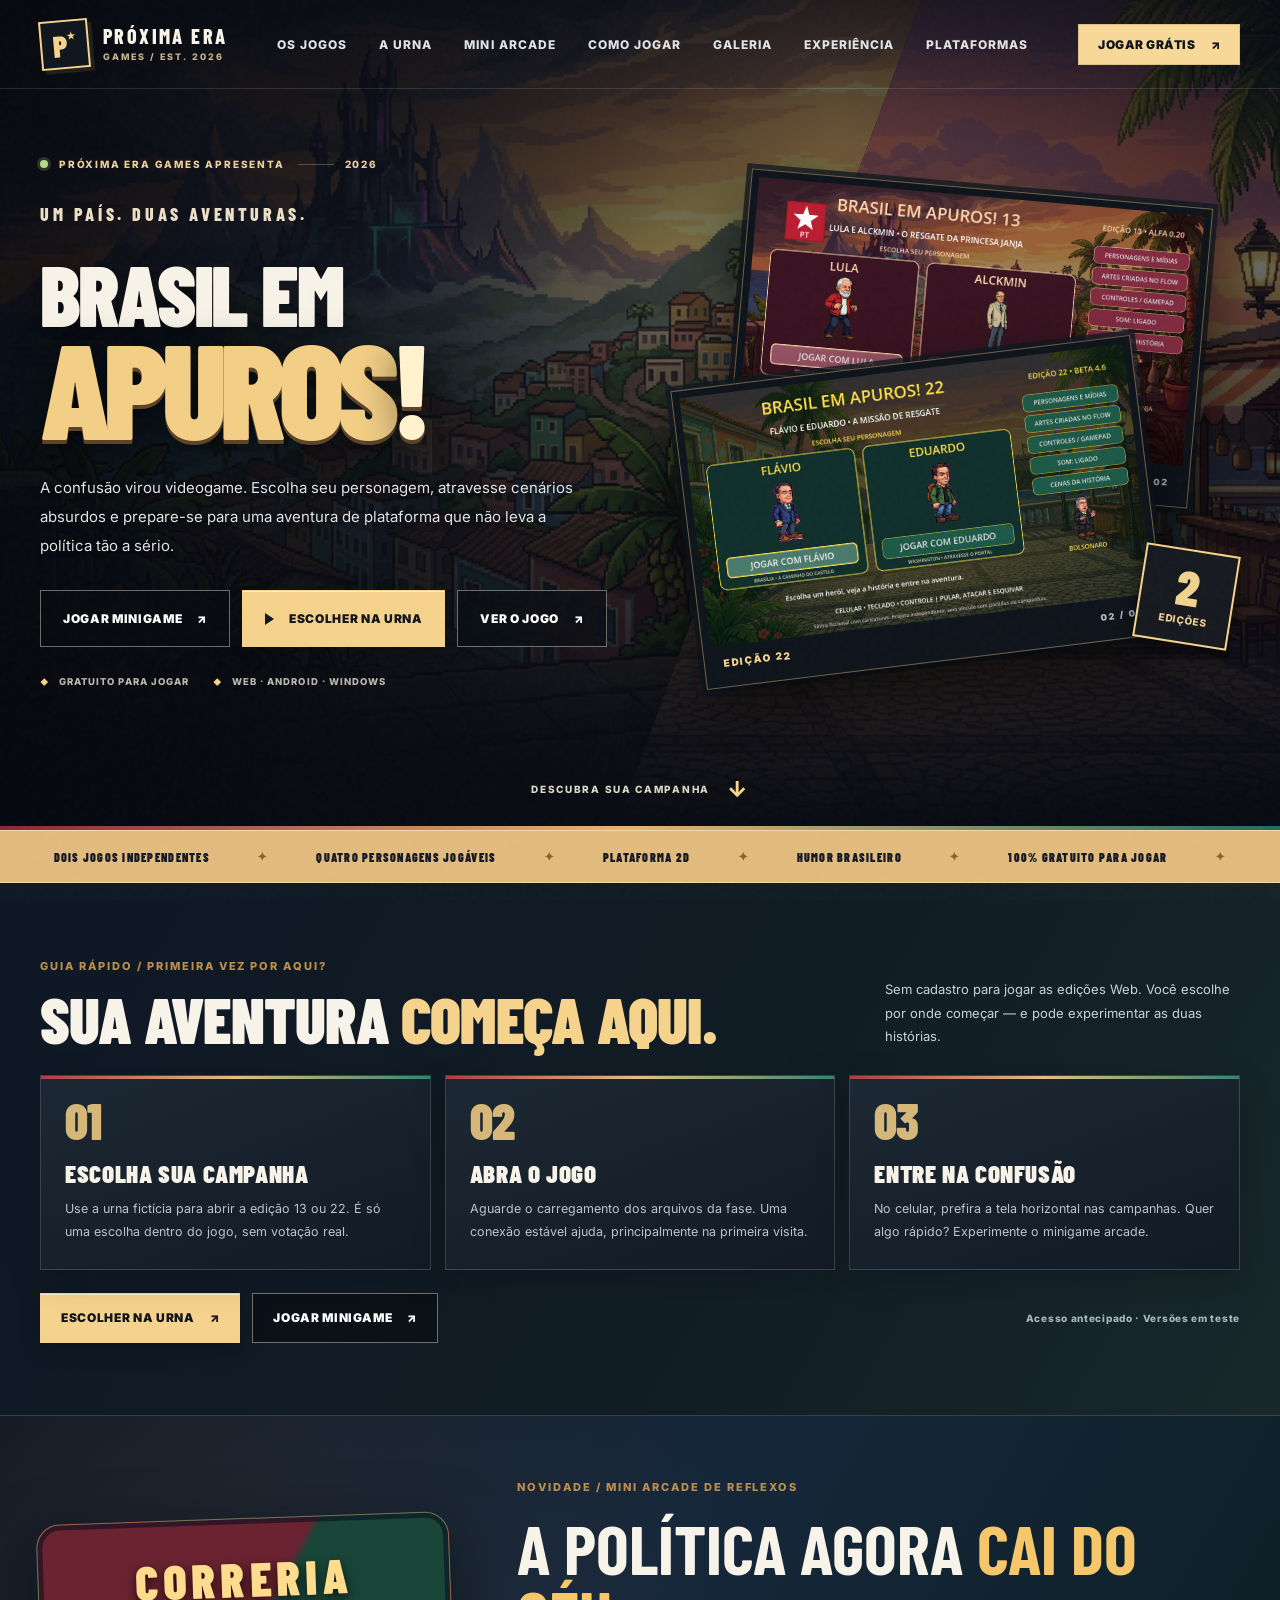
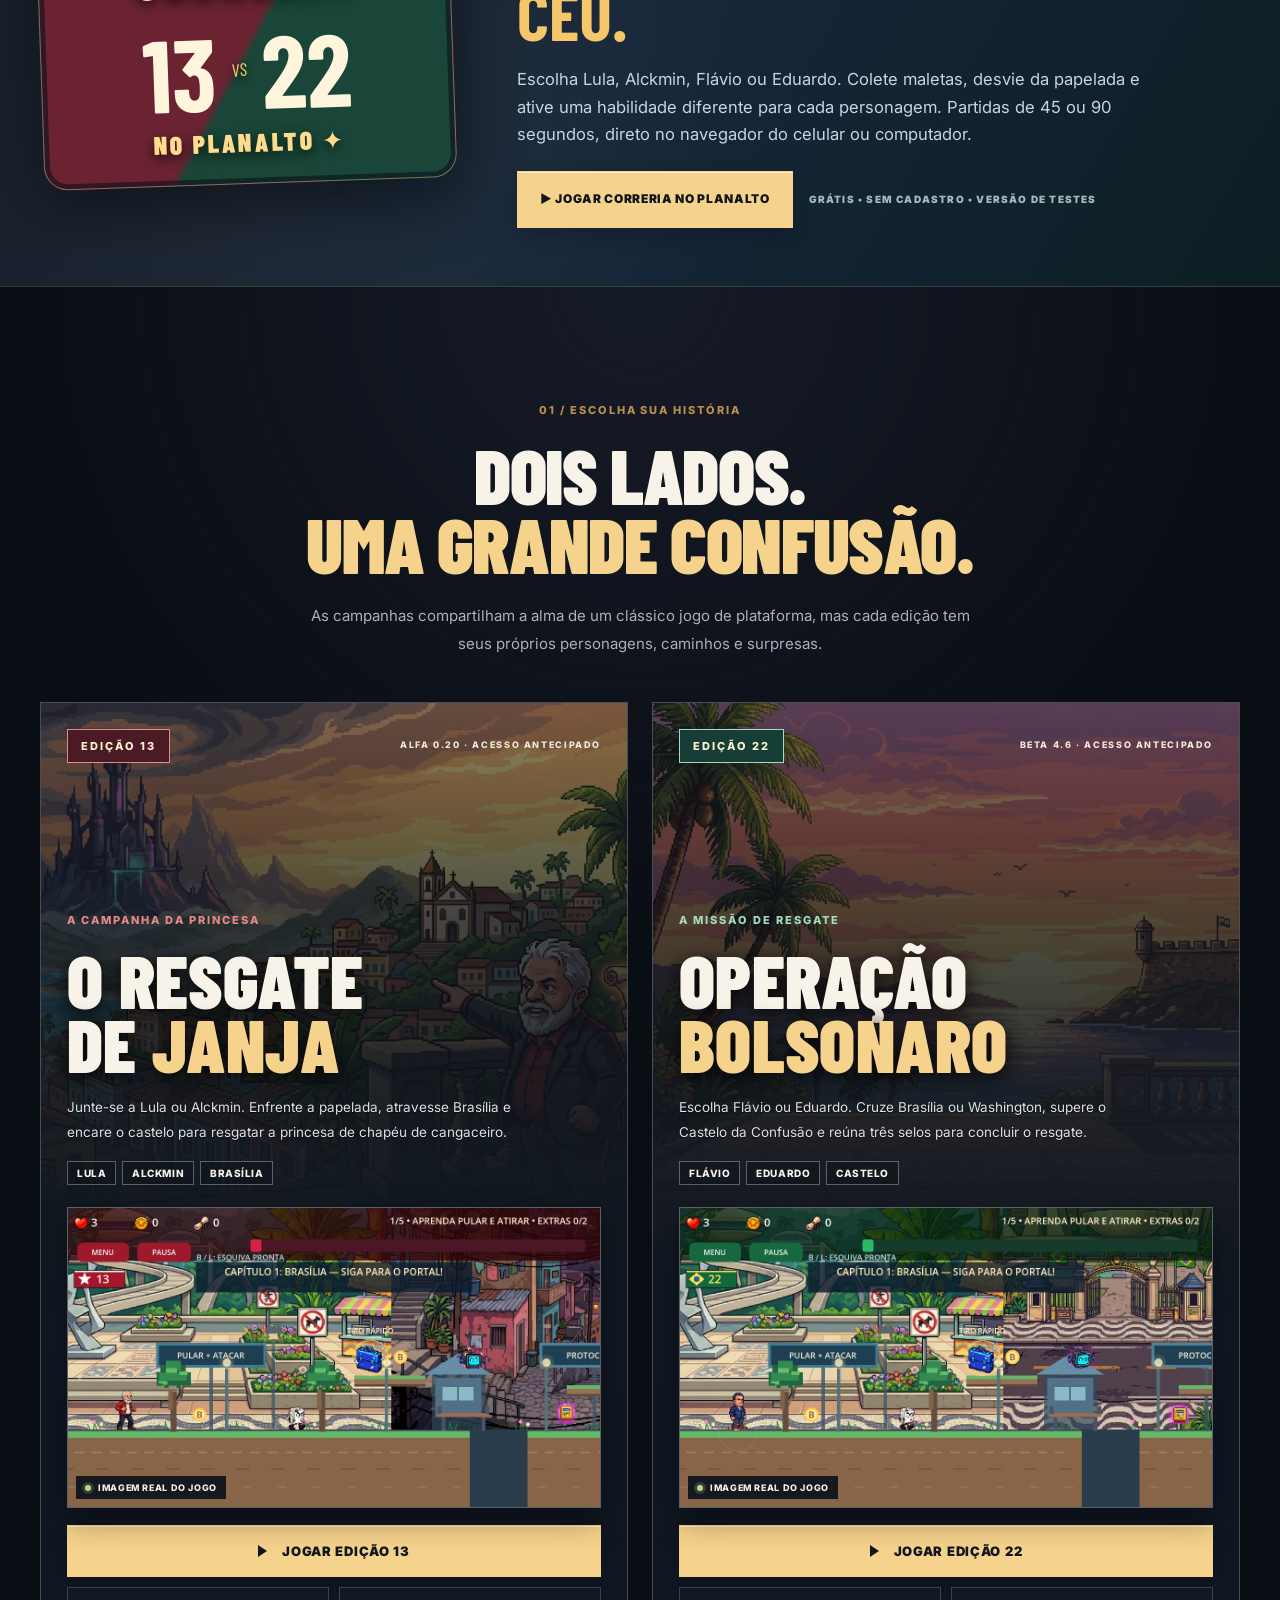
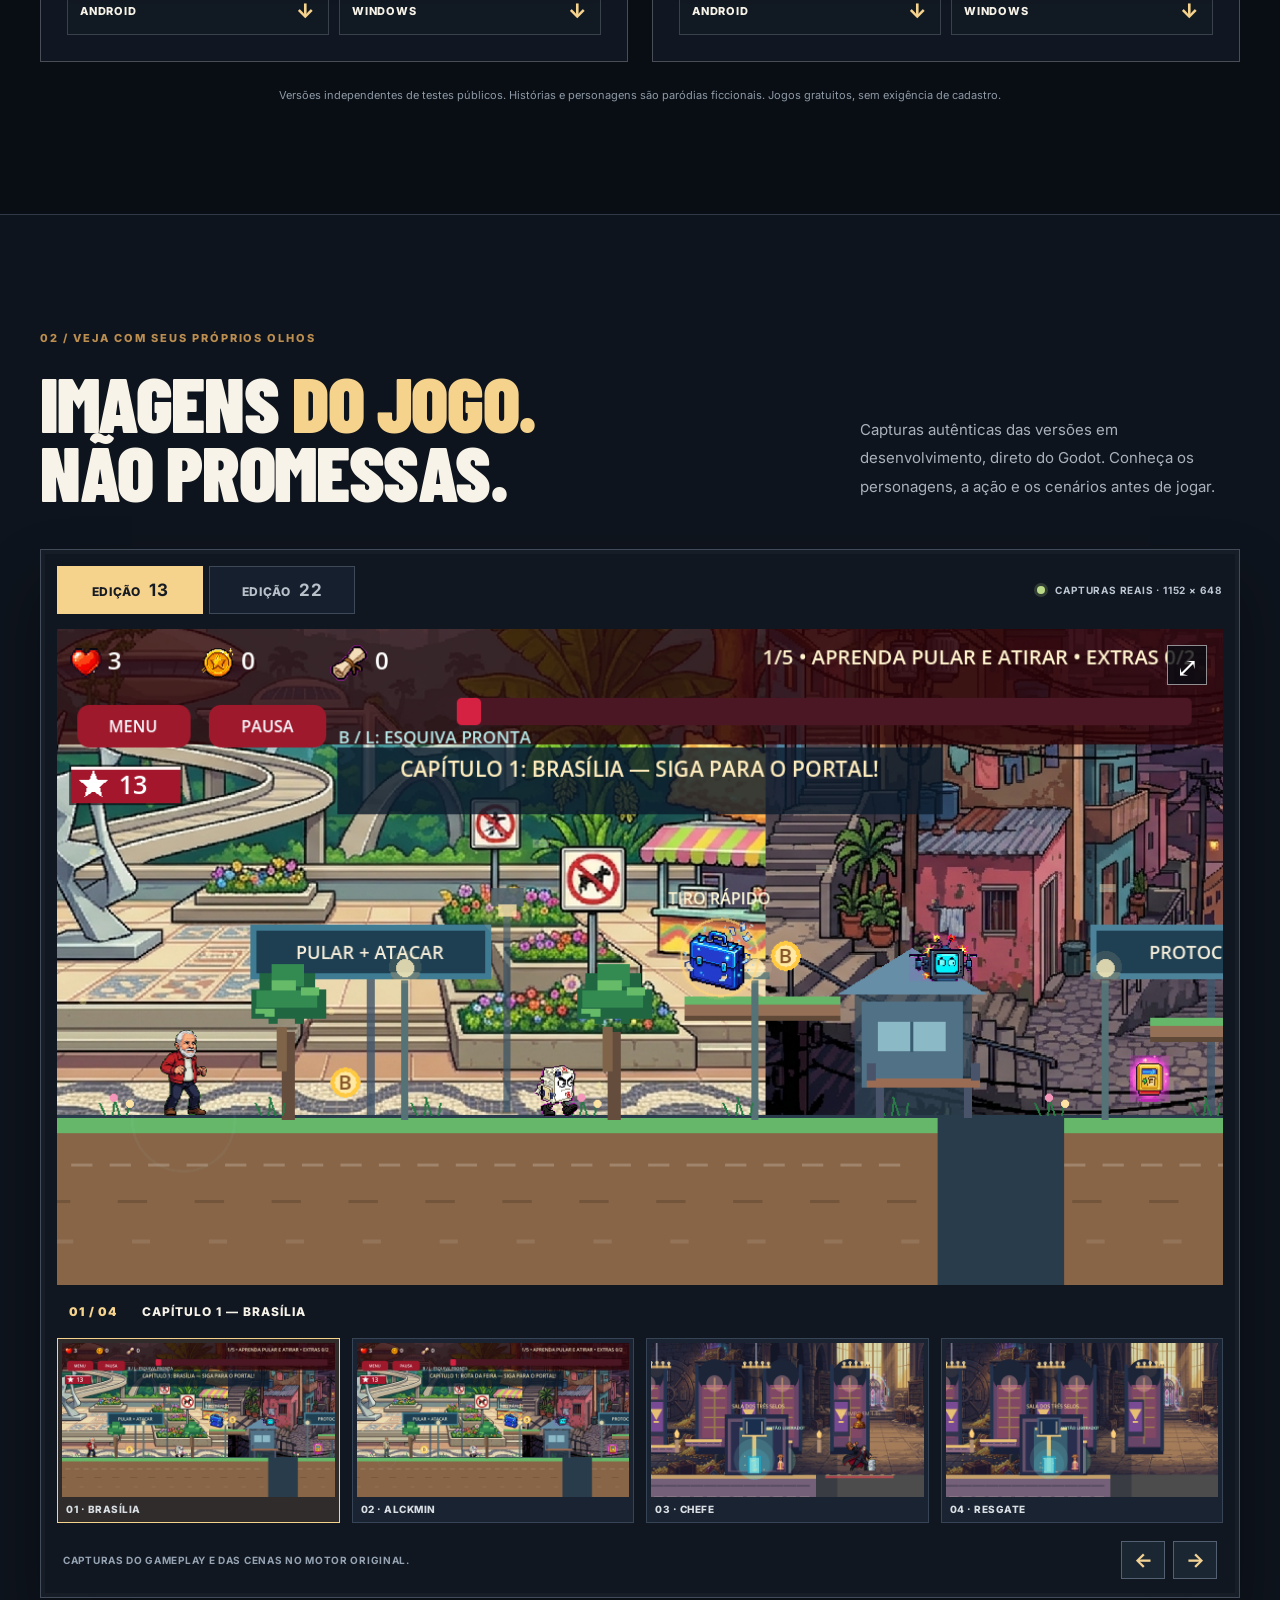
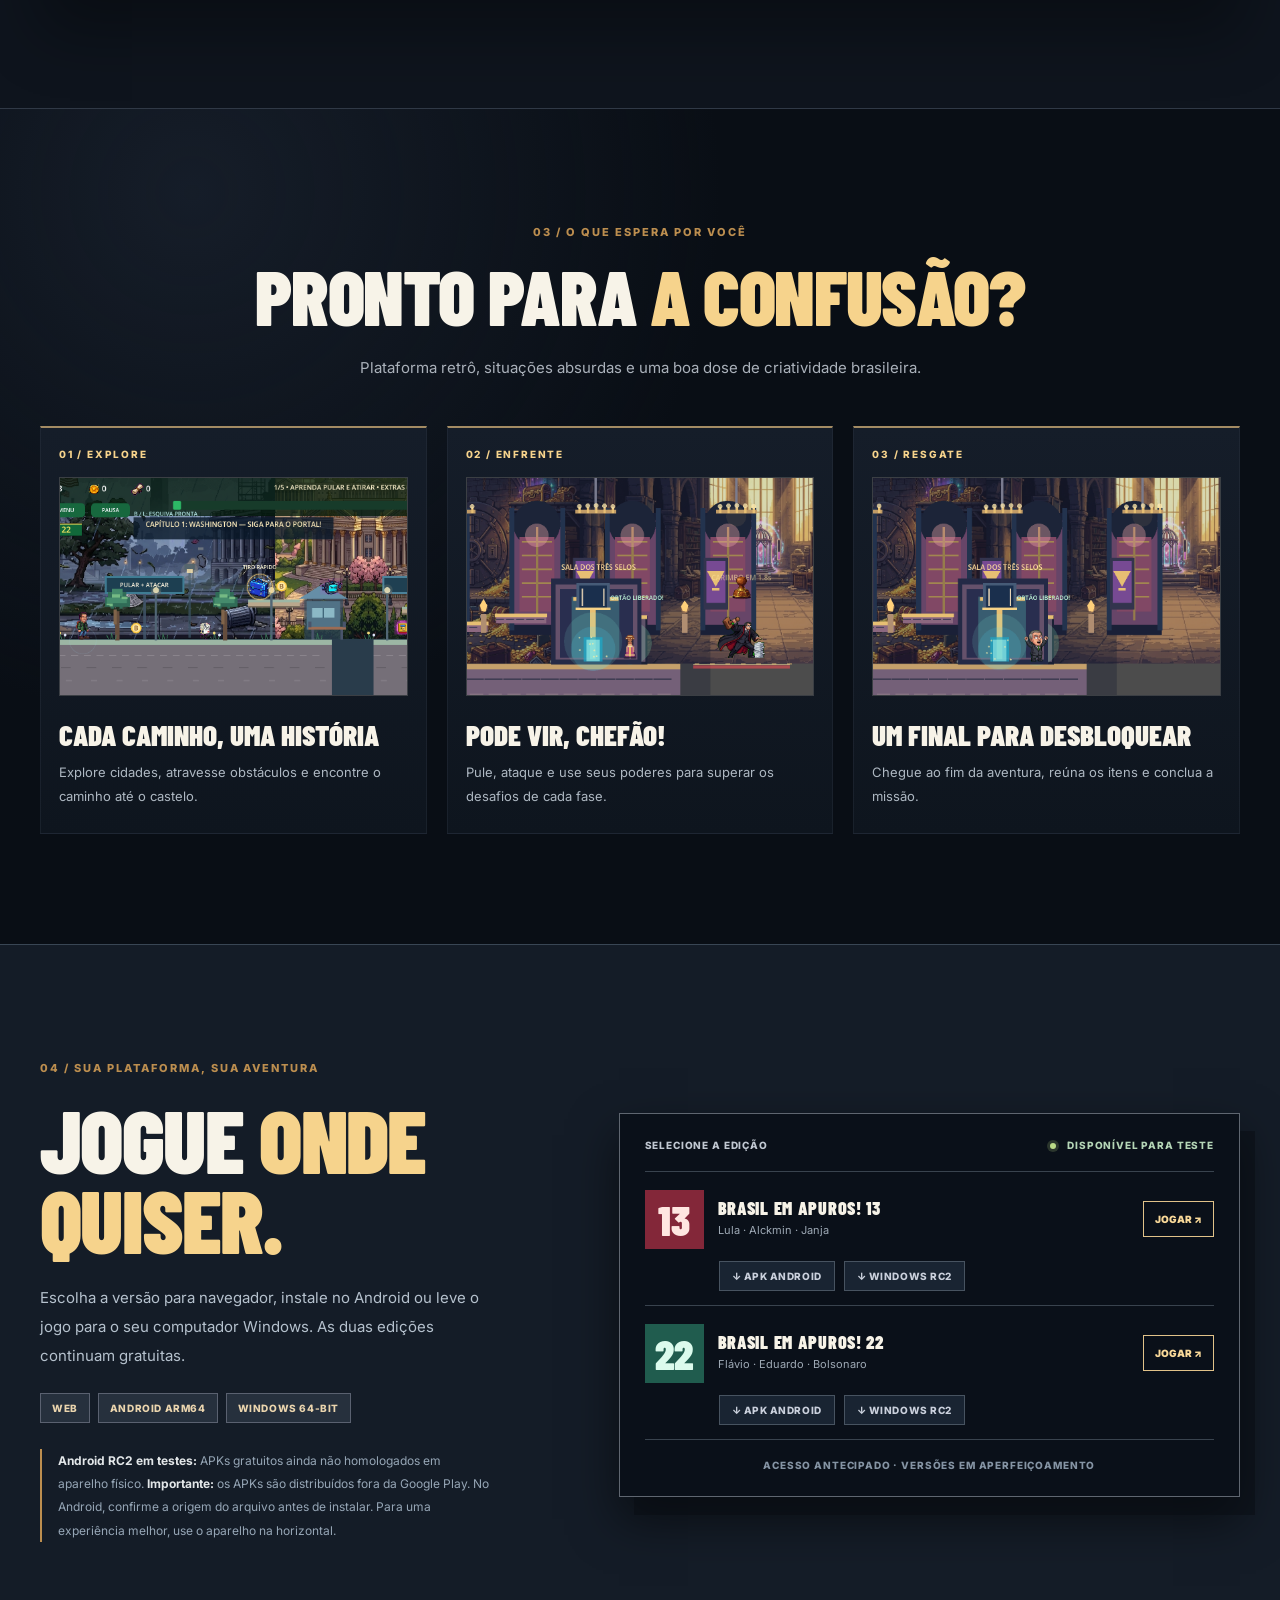
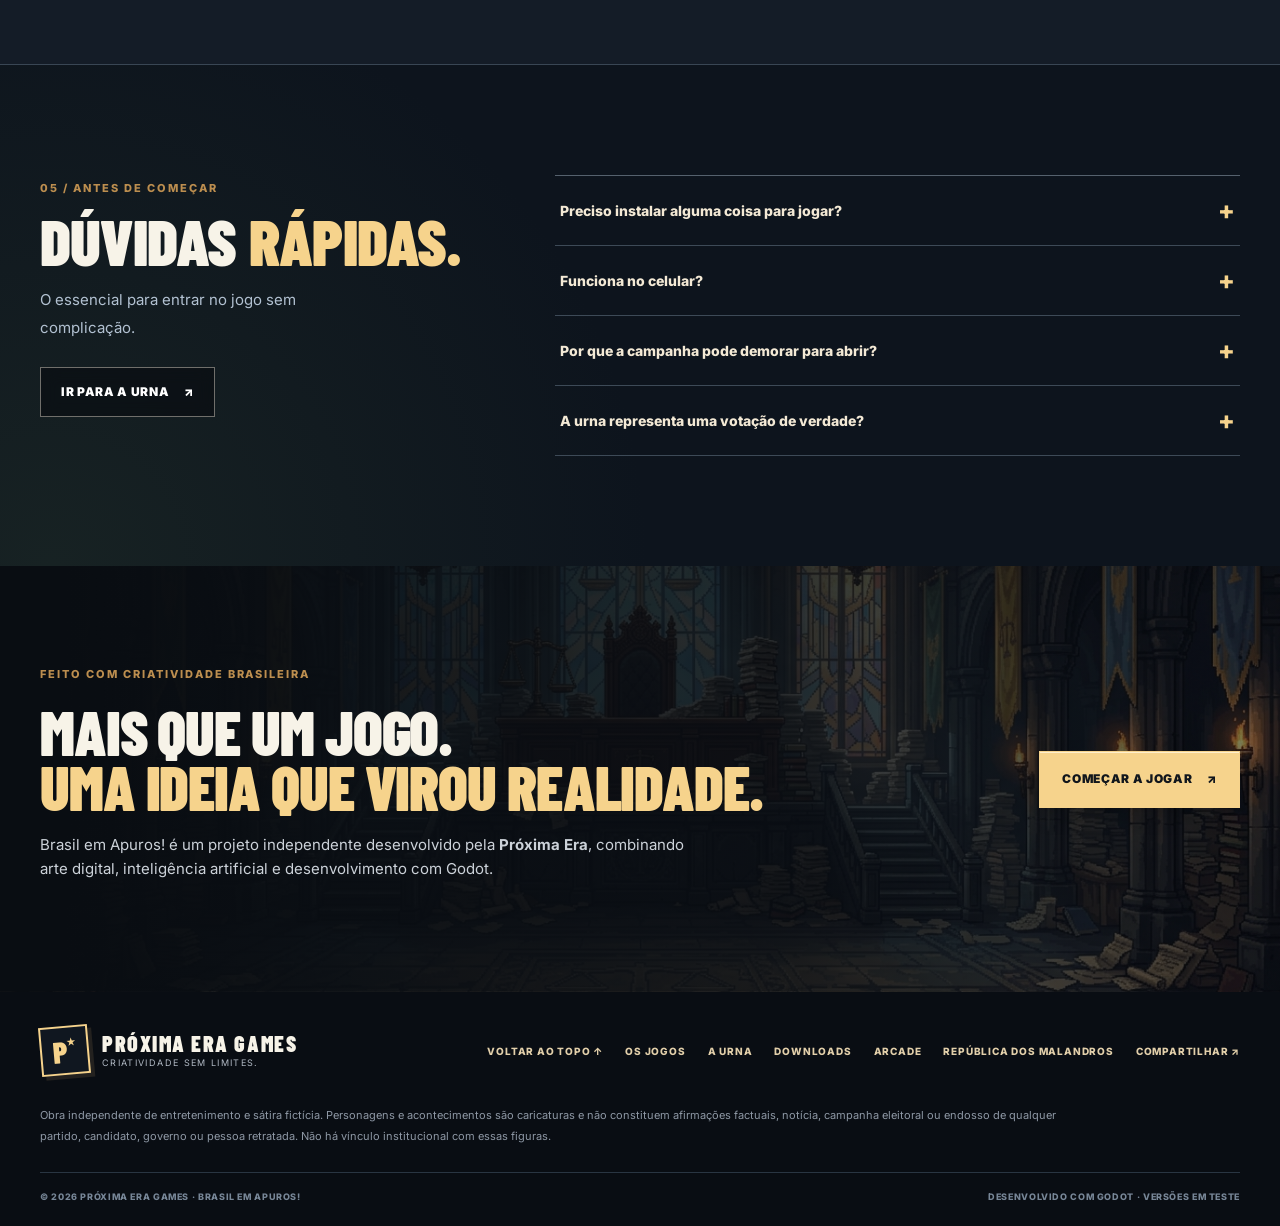
<file: index.html>
<!doctype html>
<html lang="pt-BR">
<head>
  <meta charset="utf-8">
  <meta name="viewport" content="width=device-width,initial-scale=1,viewport-fit=cover">
  <meta name="theme-color" content="#090d15">
  <meta name="description" content="Brasil em Apuros! — dois jogos independentes de plataforma e sátira brasileira. Escolha a edição 13 ou 22, jogue online gratuitamente ou baixe para Android e Windows.">
  <meta property="og:title" content="Brasil em Apuros! | Dois jogos. Duas histórias.">
  <meta property="og:description" content="Uma aventura de plataforma com duas edições, quatro personagens e um Brasil em apuros. Jogue grátis.">
  <meta property="og:type" content="website">
  <meta property="og:site_name" content="Próxima Era Games">
  <meta property="og:url" content="https://republicadosmalandros.com.br/brasil-em-apuros/">
  <meta property="og:image" content="https://republicadosmalandros.com.br/brasil-em-apuros/media/hero13.jpg">
  <meta property="og:image:alt" content="Brasil em Apuros! — Edições 13 e 22">
  <meta name="twitter:card" content="summary_large_image">
  <link rel="canonical" href="https://republicadosmalandros.com.br/brasil-em-apuros/">
  <title>Brasil em Apuros! — Uma produção Próxima Era Games</title>
  <link rel="icon" href="./13/index.icon.png" type="image/png">
  <link rel="preconnect" href="https://fonts.googleapis.com">
  <link rel="preconnect" href="https://fonts.gstatic.com" crossorigin>
  <link href="https://fonts.googleapis.com/css2?family=Barlow+Condensed:wght@500;600;700;800;900&family=Inter:wght@400;500;600;700;800&display=swap" rel="stylesheet">
  <link rel="stylesheet" href="./premium.css?v=4">
  <script defer src="./premium.js?v=3"></script>
</head>
<body>
  <a class="skip-link" href="#conteudo">Pular para o conteúdo</a>
  <div class="site-grain" aria-hidden="true"></div>
  <header class="site-header" id="inicio">
    <div class="header-inner">
      <a class="brand" href="#inicio" aria-label="Próxima Era Games — início">
        <span class="brand-mark" aria-hidden="true">P<span>★</span></span>
        <span class="brand-name"><strong>PRÓXIMA ERA</strong><small>GAMES / EST. 2026</small></span>
      </a>
      <nav class="desktop-nav" aria-label="Navegação principal">
        <a href="#edicoes">OS JOGOS</a>
        <a href="./urna.html">A URNA</a>
        <a href="./arcade/">MINI ARCADE</a>
        <a href="#como-comecar">COMO JOGAR</a>
        <a href="#galeria">GALERIA</a>
        <a href="#experiencia">EXPERIÊNCIA</a>
        <a href="#downloads">PLATAFORMAS</a>
      </nav>
      <a class="top-cta" href="./urna.html">JOGAR GRÁTIS <span aria-hidden="true">↗</span></a>
    </div>
  </header>

  <main id="conteudo">
    <section class="hero" aria-labelledby="hero-title">
      <div class="hero-art hero-art-13" aria-hidden="true"></div>
      <div class="hero-art hero-art-22" aria-hidden="true"></div>
      <div class="hero-vignette" aria-hidden="true"></div>
      <div class="hero-inner container">
        <div class="hero-content">
          <div class="eyebrow"><span class="signal"></span> PRÓXIMA ERA GAMES APRESENTA <span class="eyebrow-rule"></span> 2026</div>
          <p class="hero-suptitle">UM PAÍS. DUAS AVENTURAS.</p>
          <h1 id="hero-title"><span>BRASIL EM</span><strong>APUROS<span class="hero-bang">!</span></strong></h1>
          <p class="hero-lead">A confusão virou videogame. Escolha seu personagem, atravesse cenários absurdos e prepare-se para uma aventura de plataforma que não leva a política tão a sério.</p>
          <div class="hero-actions">
            <a class="button button-outline button-lg" href="./arcade/">JOGAR MINIGAME <span aria-hidden="true">↗</span></a>
            <a class="button button-gold button-lg" href="./urna.html"><span class="play-triangle" aria-hidden="true"></span> ESCOLHER NA URNA</a>
            <a class="button button-outline button-lg" href="#galeria">VER O JOGO <span aria-hidden="true">↗</span></a>
          </div>
          <div class="hero-footnotes"><span><i aria-hidden="true">◆</i> GRATUITO PARA JOGAR</span><span><i aria-hidden="true">◆</i> WEB · ANDROID · WINDOWS</span></div>
        </div>
        <div class="hero-showcase" aria-label="Prévia das duas edições">
          <div class="showcase-halo" aria-hidden="true"></div>
          <figure class="showcase-screen showcase-back">
            <img src="./media/menu13.png" alt="Tela real de seleção dos personagens Lula e Alckmin, edição 13" fetchpriority="high">
            <figcaption>EDIÇÃO 13 <span>01 / 02</span></figcaption>
          </figure>
          <figure class="showcase-screen showcase-front">
            <img src="./media/menu22.png" alt="Tela real de seleção dos personagens Flávio e Eduardo, edição 22" fetchpriority="high">
            <figcaption>EDIÇÃO 22 <span>02 / 02</span></figcaption>
          </figure>
          <span class="showcase-stamp" aria-hidden="true">2<br><small>EDIÇÕES</small></span>
        </div>
      </div>
      <div class="hero-bottom-line" aria-hidden="true"></div>
      <a class="scroll-prompt" href="#edicoes">DESCUBRA SUA CAMPANHA <span aria-hidden="true">↓</span></a>
    </section>

    <div class="ticker" aria-label="Características dos jogos">
      <div class="ticker-inner">
        <span>DOIS JOGOS INDEPENDENTES</span><b>✦</b>
        <span>QUATRO PERSONAGENS JOGÁVEIS</span><b>✦</b>
        <span>PLATAFORMA 2D</span><b>✦</b>
        <span>HUMOR BRASILEIRO</span><b>✦</b>
        <span>100% GRATUITO PARA JOGAR</span><b>✦</b>
      </div>
    </div>

    <section class="start-guide" id="como-comecar" aria-labelledby="start-guide-title">
      <div class="container">
        <div class="start-guide-head">
          <div>
            <span class="kicker">GUIA RÁPIDO / PRIMEIRA VEZ POR AQUI?</span>
            <h2 id="start-guide-title">SUA AVENTURA <em>COMEÇA AQUI.</em></h2>
          </div>
          <p>Sem cadastro para jogar as edições Web. Você escolhe por onde começar — e pode experimentar as duas histórias.</p>
        </div>
        <div class="start-guide-steps">
          <article class="start-step">
            <span class="start-step-number">01</span>
            <h3>ESCOLHA SUA CAMPANHA</h3>
            <p>Use a urna fictícia para abrir a edição 13 ou 22. É só uma escolha dentro do jogo, sem votação real.</p>
          </article>
          <article class="start-step">
            <span class="start-step-number">02</span>
            <h3>ABRA O JOGO</h3>
            <p>Aguarde o carregamento dos arquivos da fase. Uma conexão estável ajuda, principalmente na primeira visita.</p>
          </article>
          <article class="start-step">
            <span class="start-step-number">03</span>
            <h3>ENTRE NA CONFUSÃO</h3>
            <p>No celular, prefira a tela horizontal nas campanhas. Quer algo rápido? Experimente o minigame arcade.</p>
          </article>
        </div>
        <div class="start-guide-actions">
          <a class="button button-gold" href="./urna.html">ESCOLHER NA URNA <span aria-hidden="true">↗</span></a>
          <a class="button button-outline" href="./arcade/">JOGAR MINIGAME <span aria-hidden="true">↗</span></a>
          <span class="start-guide-note">Acesso antecipado · Versões em teste</span>
        </div>
      </div>
    </section>

    <section class="arcade-feature" aria-labelledby="arcade-title" id="correria">
      <div class="container arcade-feature-inner">
        <div class="arcade-feature-mark" aria-hidden="true">
          <span class="arcade-mark-title">CORRERIA</span>
          <span class="arcade-mark-vs"><b>13</b><em>VS</em><b>22</b></span>
          <span class="arcade-mark-bottom">NO PLANALTO ✦</span>
        </div>
        <div class="arcade-feature-info">
          <span class="kicker">NOVIDADE / MINI ARCADE DE REFLEXOS</span>
          <h2 id="arcade-title">A POLÍTICA AGORA <em>CAI DO CÉU.</em></h2>
          <p>Escolha Lula, Alckmin, Flávio ou Eduardo. Colete maletas, desvie da papelada e ative uma habilidade diferente para cada personagem. Partidas de 45 ou 90 segundos, direto no navegador do celular ou computador.</p>
          <div class="arcade-feature-actions">
            <a class="button button-gold button-lg" href="./arcade/">▶ JOGAR CORRERIA NO PLANALTO</a>
            <span>GRÁTIS • SEM CADASTRO • VERSÃO DE TESTES</span>
          </div>
        </div>
      </div>
    </section>

    <section class="section editions" id="edicoes" aria-labelledby="edicoes-title">
      <div class="container">
        <div class="section-head center reveal">
          <span class="kicker">01 / ESCOLHA SUA HISTÓRIA</span>
          <h2 id="edicoes-title">DOIS LADOS.<br><em>UMA GRANDE CONFUSÃO.</em></h2>
          <p>As campanhas compartilham a alma de um clássico jogo de plataforma, mas cada edição tem seus próprios personagens, caminhos e surpresas.</p>
        </div>
        <div class="edition-grid">
          <article class="edition-card edition-red reveal" aria-labelledby="game13-title">
            <div class="edition-art" style="--art:url('./media/hero13.jpg')"></div>
            <div class="edition-topline"><span class="edition-pill">EDIÇÃO 13</span><span class="release-label">ALFA 0.20 · ACESSO ANTECIPADO</span></div>
            <div class="edition-copy">
              <span class="chapter-label">A CAMPANHA DA PRINCESA</span>
              <h3 id="game13-title">O RESGATE<br>DE <em>JANJA</em></h3>
              <p>Junte-se a Lula ou Alckmin. Enfrente a papelada, atravesse Brasília e encare o castelo para resgatar a princesa de chapéu de cangaceiro.</p>
              <div class="character-tags"><span>LULA</span><span>ALCKMIN</span><span>BRASÍLIA</span></div>
            </div>
            <div class="edition-preview">
              <img src="./media/game13_lula.png" alt="Gameplay real da edição 13: Lula no primeiro capítulo" loading="lazy">
              <span><span class="live-dot"></span> IMAGEM REAL DO JOGO</span>
            </div>
            <div class="edition-actions">
              <a class="button button-gold edition-play" href="./13/"><span class="play-triangle" aria-hidden="true"></span> JOGAR EDIÇÃO 13</a>
              <div class="download-pair"><a href="https://github.com/giulianocruz/brasil-em-apuros-jogar/releases/download/v2026.10.27-android-rc2/BrasilEmApuros13_RC2_Caramelo_Teste_27-10-2026.apk" download aria-label="Baixar edição 13 para Android">ANDROID <span aria-hidden="true">↓</span></a><a href="https://github.com/giulianocruz/brasil-em-apuros-jogar/releases/download/v2026.10.26.2/BrasilEmApuros13_RC2_WINDOWS.zip" download aria-label="Baixar edição 13 para Windows">WINDOWS <span aria-hidden="true">↓</span></a></div>
            </div>
          </article>

          <article class="edition-card edition-green reveal" aria-labelledby="game22-title">
            <div class="edition-art" style="--art:url('./media/hero22.jpg')"></div>
            <div class="edition-topline"><span class="edition-pill">EDIÇÃO 22</span><span class="release-label">BETA 4.6 · ACESSO ANTECIPADO</span></div>
            <div class="edition-copy">
              <span class="chapter-label">A MISSÃO DE RESGATE</span>
              <h3 id="game22-title">OPERAÇÃO<br><em>BOLSONARO</em></h3>
              <p>Escolha Flávio ou Eduardo. Cruze Brasília ou Washington, supere o Castelo da Confusão e reúna três selos para concluir o resgate.</p>
              <div class="character-tags"><span>FLÁVIO</span><span>EDUARDO</span><span>CASTELO</span></div>
            </div>
            <div class="edition-preview">
              <img src="./media/game22_flavio.png" alt="Gameplay real da edição 22: Flávio no primeiro capítulo" loading="lazy">
              <span><span class="live-dot"></span> IMAGEM REAL DO JOGO</span>
            </div>
            <div class="edition-actions">
              <a class="button button-gold edition-play" href="./22/"><span class="play-triangle" aria-hidden="true"></span> JOGAR EDIÇÃO 22</a>
              <div class="download-pair"><a href="https://github.com/giulianocruz/brasil-em-apuros-jogar/releases/download/v2026.10.27-android-rc2/BrasilEmApuros22_RC2_Caramelo_Teste_27-10-2026.apk" download aria-label="Baixar edição 22 para Android">ANDROID <span aria-hidden="true">↓</span></a><a href="https://github.com/giulianocruz/brasil-em-apuros-jogar/releases/download/v2026.10.26.2/BrasilEmApuros22_RC2_WINDOWS.zip" download aria-label="Baixar edição 22 para Windows">WINDOWS <span aria-hidden="true">↓</span></a></div>
            </div>
          </article>
        </div>
        <p class="edition-disclaimer">Versões independentes de testes públicos. Histórias e personagens são paródias ficcionais. Jogos gratuitos, sem exigência de cadastro.</p>
      </div>
    </section>

    <section class="section gallery" id="galeria" aria-labelledby="gallery-title">
      <div class="container">
        <div class="section-head gallery-head reveal">
          <div><span class="kicker">02 / VEJA COM SEUS PRÓPRIOS OLHOS</span><h2 id="gallery-title">IMAGENS <em>DO JOGO.</em><br>NÃO PROMESSAS.</h2></div>
          <p>Capturas autênticas das versões em desenvolvimento, direto do Godot. Conheça os personagens, a ação e os cenários antes de jogar.</p>
        </div>
        <div class="gallery-shell reveal">
          <div class="gallery-toolbar">
            <div class="gallery-tabs" role="tablist" aria-label="Escolha a galeria">
              <button type="button" id="tab13" role="tab" aria-controls="gallery13" aria-selected="true" data-target="13">EDIÇÃO <strong>13</strong></button>
              <button type="button" id="tab22" role="tab" aria-controls="gallery22" aria-selected="false" data-target="22" tabindex="-1">EDIÇÃO <strong>22</strong></button>
            </div>
            <span class="gallery-note"><span class="live-dot"></span> CAPTURAS REAIS · 1152 × 648</span>
          </div>
          <div class="gallery-panel" id="gallery13" role="tabpanel" aria-labelledby="tab13">
            <div class="gallery-main">
              <button type="button" class="gallery-open" data-open-gallery="13" aria-label="Ampliar imagem da edição 13"><img id="main13" src="./media/game13_lula.png" alt="Lula durante uma fase de Brasília na edição 13"><span class="magnify" aria-hidden="true">⤢</span></button>
              <div class="gallery-caption"><span id="caption13">01 / 04</span><strong id="description13">CAPÍTULO 1 — BRASÍLIA</strong></div>
            </div>
            <div class="gallery-thumbs" data-gallery="13" aria-label="Cenas da edição 13">
              <button type="button" class="active" data-index="0" aria-label="Mostrar Lula em Brasília" aria-pressed="true"><img src="./media/game13_lula.png" alt=""><span>01 · BRASÍLIA</span></button>
              <button type="button" data-index="1" aria-label="Mostrar Alckmin em ação" aria-pressed="false"><img src="./media/game13_alckmin.png" alt=""><span>02 · ALCKMIN</span></button>
              <button type="button" data-index="2" aria-label="Mostrar encontro com o chefe" aria-pressed="false"><img src="./media/game13_boss.png" alt=""><span>03 · CHEFE</span></button>
              <button type="button" data-index="3" aria-label="Mostrar a área de resgate" aria-pressed="false"><img src="./media/game13_resgate.png" alt=""><span>04 · RESGATE</span></button>
            </div>
          </div>
          <div class="gallery-panel" id="gallery22" role="tabpanel" aria-labelledby="tab22" hidden>
            <div class="gallery-main">
              <button type="button" class="gallery-open" data-open-gallery="22" aria-label="Ampliar imagem da edição 22"><img id="main22" src="./media/game22_flavio.png" alt="Flávio durante uma fase de Brasília na edição 22"><span class="magnify" aria-hidden="true">⤢</span></button>
              <div class="gallery-caption"><span id="caption22">01 / 04</span><strong id="description22">CAPÍTULO 1 — BRASÍLIA</strong></div>
            </div>
            <div class="gallery-thumbs" data-gallery="22" aria-label="Cenas da edição 22">
              <button type="button" class="active" data-index="0" aria-label="Mostrar Flávio em Brasília" aria-pressed="true"><img src="./media/game22_flavio.png" alt=""><span>01 · BRASÍLIA</span></button>
              <button type="button" data-index="1" aria-label="Mostrar Eduardo em ação" aria-pressed="false"><img src="./media/game22_eduardo.png" alt=""><span>02 · EDUARDO</span></button>
              <button type="button" data-index="2" aria-label="Mostrar o castelo" aria-pressed="false"><img src="./media/game22_castelo.png" alt=""><span>03 · CASTELO</span></button>
              <button type="button" data-index="3" aria-label="Mostrar a área de resgate" aria-pressed="false"><img src="./media/game22_resgate.png" alt=""><span>04 · RESGATE</span></button>
            </div>
          </div>
          <div class="gallery-footer"><span>CAPTURAS DO GAMEPLAY E DAS CENAS NO MOTOR ORIGINAL.</span><div><button type="button" class="gallery-arrow" data-dir="-1" aria-label="Imagem anterior">←</button><button type="button" class="gallery-arrow" data-dir="1" aria-label="Próxima imagem">→</button></div></div>
        </div>
      </div>
    </section>

    <section class="section experience" id="experiencia" aria-labelledby="experience-title">
      <div class="container">
        <div class="section-head center reveal"><span class="kicker">03 / O QUE ESPERA POR VOCÊ</span><h2 id="experience-title">PRONTO PARA <em>A CONFUSÃO?</em></h2><p>Plataforma retrô, situações absurdas e uma boa dose de criatividade brasileira.</p></div>
        <div class="features-grid">
          <article class="feature reveal"><span class="feature-index">01 / EXPLORE</span><div class="feature-photo"><img src="./media/game22_eduardo.png" alt="Fase da edição 22 em progresso" loading="lazy"></div><h3>CADA CAMINHO, UMA HISTÓRIA</h3><p>Explore cidades, atravesse obstáculos e encontre o caminho até o castelo.</p></article>
          <article class="feature reveal"><span class="feature-index">02 / ENFRENTE</span><div class="feature-photo"><img src="./media/game13_boss.png" alt="Confronto com um chefe na edição 13" loading="lazy"></div><h3>PODE VIR, CHEFÃO!</h3><p>Pule, ataque e use seus poderes para superar os desafios de cada fase.</p></article>
          <article class="feature reveal"><span class="feature-index">03 / RESGATE</span><div class="feature-photo"><img src="./media/game22_resgate.png" alt="Área de resgate na edição 22" loading="lazy"></div><h3>UM FINAL PARA DESBLOQUEAR</h3><p>Chegue ao fim da aventura, reúna os itens e conclua a missão.</p></article>
        </div>
      </div>
    </section>

    <section class="section platforms" id="downloads" aria-labelledby="platforms-title">
      <div class="container platforms-inner">
        <div class="platforms-copy reveal">
          <span class="kicker">04 / SUA PLATAFORMA, SUA AVENTURA</span>
          <h2 id="platforms-title">JOGUE <em>ONDE QUISER.</em></h2>
          <p>Escolha a versão para navegador, instale no Android ou leve o jogo para o seu computador Windows. As duas edições continuam gratuitas.</p>
          <div class="platform-chips"><span>WEB</span><span>ANDROID ARM64</span><span>WINDOWS 64-BIT</span></div>
          <p class="platform-note"><strong>Android RC2 em testes:</strong> APKs gratuitos ainda não homologados em aparelho físico. <strong>Importante:</strong> os APKs são distribuídos fora da Google Play. No Android, confirme a origem do arquivo antes de instalar. Para uma experiência melhor, use o aparelho na horizontal.</p>
        </div>
        <div class="platforms-board reveal">
          <div class="board-header"><span>SELECIONE A EDIÇÃO</span><span class="online-indicator"><span class="live-dot"></span> DISPONÍVEL PARA TESTE</span></div>
          <div class="board-item"><span class="board-num red-num">13</span><div class="board-text"><strong>BRASIL EM APUROS! 13</strong><small>Lula · Alckmin · Janja</small></div><a href="./13/" class="board-play" aria-label="Jogar edição 13 online">JOGAR ↗</a></div>
          <div class="board-downloads"><a href="https://github.com/giulianocruz/brasil-em-apuros-jogar/releases/download/v2026.10.27-android-rc2/BrasilEmApuros13_RC2_Caramelo_Teste_27-10-2026.apk" download>↓ APK ANDROID</a><a href="https://github.com/giulianocruz/brasil-em-apuros-jogar/releases/download/v2026.10.26.2/BrasilEmApuros13_RC2_WINDOWS.zip" download>↓ WINDOWS RC2</a></div>
          <div class="board-item"><span class="board-num green-num">22</span><div class="board-text"><strong>BRASIL EM APUROS! 22</strong><small>Flávio · Eduardo · Bolsonaro</small></div><a href="./22/" class="board-play" aria-label="Jogar edição 22 online">JOGAR ↗</a></div>
          <div class="board-downloads"><a href="https://github.com/giulianocruz/brasil-em-apuros-jogar/releases/download/v2026.10.27-android-rc2/BrasilEmApuros22_RC2_Caramelo_Teste_27-10-2026.apk" download>↓ APK ANDROID</a><a href="https://github.com/giulianocruz/brasil-em-apuros-jogar/releases/download/v2026.10.26.2/BrasilEmApuros22_RC2_WINDOWS.zip" download>↓ WINDOWS RC2</a></div>
          <div class="board-foot">ACESSO ANTECIPADO · VERSÕES EM APERFEIÇOAMENTO</div>
        </div>
      </div>
    </section>

    <section class="faq-section section" id="duvidas" aria-labelledby="faq-title">
      <div class="container faq-inner">
        <div class="faq-intro">
          <span class="kicker">05 / ANTES DE COMEÇAR</span>
          <h2 id="faq-title">DÚVIDAS <em>RÁPIDAS.</em></h2>
          <p>O essencial para entrar no jogo sem complicação.</p>
          <a class="button button-outline" href="./urna.html">IR PARA A URNA <span aria-hidden="true">↗</span></a>
        </div>
        <div class="faq-questions">
          <details>
            <summary>Preciso instalar alguma coisa para jogar? <span aria-hidden="true">+</span></summary>
            <p>Não. As edições Web e o minigame abrem direto no navegador. Os downloads para Android e Windows são opcionais.</p>
          </details>
          <details>
            <summary>Funciona no celular? <span aria-hidden="true">+</span></summary>
            <p>Você pode acessar pelo navegador do celular. Para as campanhas de plataforma, recomendamos a orientação horizontal. A experiência ainda está em fase de testes.</p>
          </details>
          <details>
            <summary>Por que a campanha pode demorar para abrir? <span aria-hidden="true">+</span></summary>
            <p>As campanhas carregam arquivos de jogo maiores que uma página comum. Na primeira visita, use uma conexão estável e aguarde a inicialização.</p>
          </details>
          <details>
            <summary>A urna representa uma votação de verdade? <span aria-hidden="true">+</span></summary>
            <p>Não. A escolha 13 ou 22 é uma mecânica fictícia para selecionar histórias satíricas. O jogo não registra votos eleitorais.</p>
          </details>
        </div>
      </div>
    </section>

    <section class="studio" id="estudio" aria-labelledby="studio-title">
      <div class="studio-bg" aria-hidden="true"></div>
      <div class="container studio-inner reveal">
        <div><span class="kicker">FEITO COM CRIATIVIDADE BRASILEIRA</span><h2 id="studio-title">MAIS QUE UM JOGO.<br><em>UMA IDEIA QUE VIROU REALIDADE.</em></h2><p>Brasil em Apuros! é um projeto independente desenvolvido pela <strong>Próxima Era</strong>, combinando arte digital, inteligência artificial e desenvolvimento com Godot.</p></div>
        <a class="button button-gold button-lg" href="./urna.html">COMEÇAR A JOGAR <span aria-hidden="true">↗</span></a>
      </div>
    </section>
  </main>

  <footer class="footer">
    <div class="container">
      <div class="footer-main"><div class="footer-logo"><span class="brand-mark">P<span>★</span></span><div><b>PRÓXIMA ERA GAMES</b><small>CRIATIVIDADE SEM LIMITES.</small></div></div><div class="footer-links"><a href="#inicio">VOLTAR AO TOPO ↑</a><a href="#edicoes">OS JOGOS</a><a href="./urna.html">A URNA</a><a href="#downloads">DOWNLOADS</a><a href="./arcade/">ARCADE</a><a href="https://republicadosmalandros.com.br/">REPÚBLICA DOS MALANDROS</a><button type="button" id="share-page" class="footer-share">COMPARTILHAR ↗</button></div></div>
      <p id="share-feedback" class="share-feedback" role="status" aria-live="polite"></p>
      <p class="legal">Obra independente de entretenimento e sátira fictícia. Personagens e acontecimentos são caricaturas e não constituem afirmações factuais, notícia, campanha eleitoral ou endosso de qualquer partido, candidato, governo ou pessoa retratada. Não há vínculo institucional com essas figuras.</p>
      <div class="copyright"><span>© 2026 PRÓXIMA ERA GAMES · BRASIL EM APUROS!</span><span>DESENVOLVIDO COM GODOT · VERSÕES EM TESTE</span></div>
    </div>
  </footer>

  <nav class="mobile-dock" aria-label="Acesso rápido aos jogos"><a href="./13/"><span>★</span> JOGAR 13</a><a href="./22/"><span>◆</span> JOGAR 22</a></nav>

  <dialog class="lightbox" id="lightbox" aria-label="Imagem ampliada">
    <button type="button" class="lightbox-close" aria-label="Fechar imagem ampliada">×</button>
    <img id="lightbox-image" src="./media/game13_lula.png" alt="">
    <p id="lightbox-caption"></p>
  </dialog>
</body>
</html>
</file>
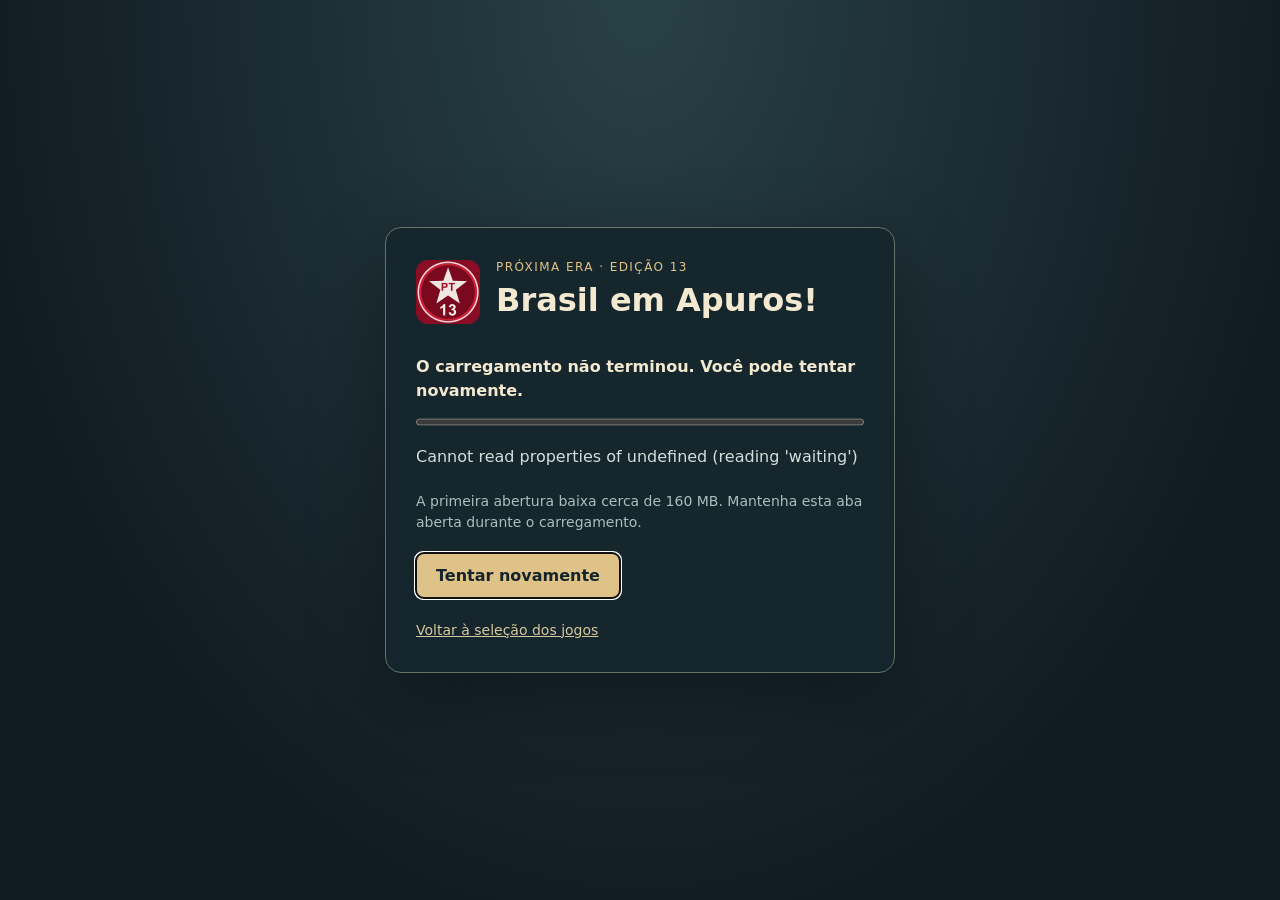
<file: 13/index.html>
<!doctype html>
<html lang="pt-BR"><head><meta charset="utf-8"><meta name="viewport" content="width=device-width,initial-scale=1,viewport-fit=cover">
<title>Brasil em Apuros! 13 · Carregamento</title>
<link rel="icon" href="index.icon.png"><link rel="apple-touch-icon" href="index.apple-touch-icon.png">
<link rel="stylesheet" href="../desktop-controls.css?v=1">
<style>
*{box-sizing:border-box}html,body{margin:0;padding:0;width:100%;height:100%;overflow:hidden;background:#101b21;color:#f3e9d1;font:16px/1.5 system-ui,sans-serif;touch-action:none}#canvas{display:block;margin:0;border:0}#canvas:focus{outline:none}#status{position:fixed;inset:0;z-index:1000;display:grid;place-items:center;background:radial-gradient(ellipse at top,#284147,#101b21 75%);padding:24px}.boot-card{width:min(100%,510px);padding:30px;border:1px solid #667365;border-radius:16px;background:#15262df5;box-shadow:0 24px 80px #0005}.brand{display:flex;align-items:center;gap:16px}.brand img{width:64px;height:64px;border-radius:12px}.eyebrow{font-size:12px;letter-spacing:.12em;color:#dfc287}h1{font-size:clamp(24px,5vw,32px);line-height:1.2;margin:5px 0}#startup-detail{margin-top:30px;font-weight:650;min-height:48px}#status-progress{width:100%;height:14px;accent-color:#dbc184;margin:12px 0}#startup-amount{color:#d3dfdc;min-height:26px;overflow-wrap:anywhere}.hint{font-size:14px;color:#aabfbd;margin:20px 0 0}button{border:0;border-radius:8px;background:#dfc287;color:#14242a;padding:13px 20px;font:700 16px system-ui;cursor:pointer;margin-top:20px}a{color:#d6c89e;font-size:14px;display:inline-block;margin-top:22px}[hidden]{display:none!important}
</style></head><body>
<canvas id="canvas" tabindex="0">Seu navegador precisa suportar Canvas para jogar.</canvas>
<div id="status"><section class="boot-card"><div class="brand"><img src="index.icon.png" alt=""><div><div class="eyebrow">PRÓXIMA ERA · EDIÇÃO 13</div><h1>Brasil em Apuros!</h1></div></div><div id="startup-detail" role="status" aria-live="polite">Preparando a aventura…</div><progress id="status-progress" aria-label="Progresso do carregamento" value="0" max="100"></progress><div id="startup-amount">O progresso aparecerá aqui.</div><p class="hint">A primeira abertura baixa cerca de 160 MB. Mantenha esta aba aberta durante o carregamento.</p><button id="startup-retry" type="button" hidden>Tentar novamente</button><br><a href="../">Voltar à seleção dos jogos</a></section></div>
<noscript>Ative o JavaScript para jogar.</noscript>
<script>window.BRASIL_BOOT = {"args":[],"canvasResizePolicy":2,"emscriptenPoolSize":8,"ensureCrossOriginIsolationHeaders":true,"executable":"index","experimentalVK":false,"fileSizes":{"index.pck":124291368,"index.wasm":39514754},"focusCanvas":true,"gdextensionLibs":[],"godotPoolSize":4,"packVersion":"dda68e05d41a","workerVersion":"stream-1-dda68e05d41a"};</script>
<script defer src="index.js"></script>
<script defer src="../stream-loader.js?v=stream-1"></script>
<script defer src="../desktop-controls.js?v=1"></script>
</body></html>
</file>
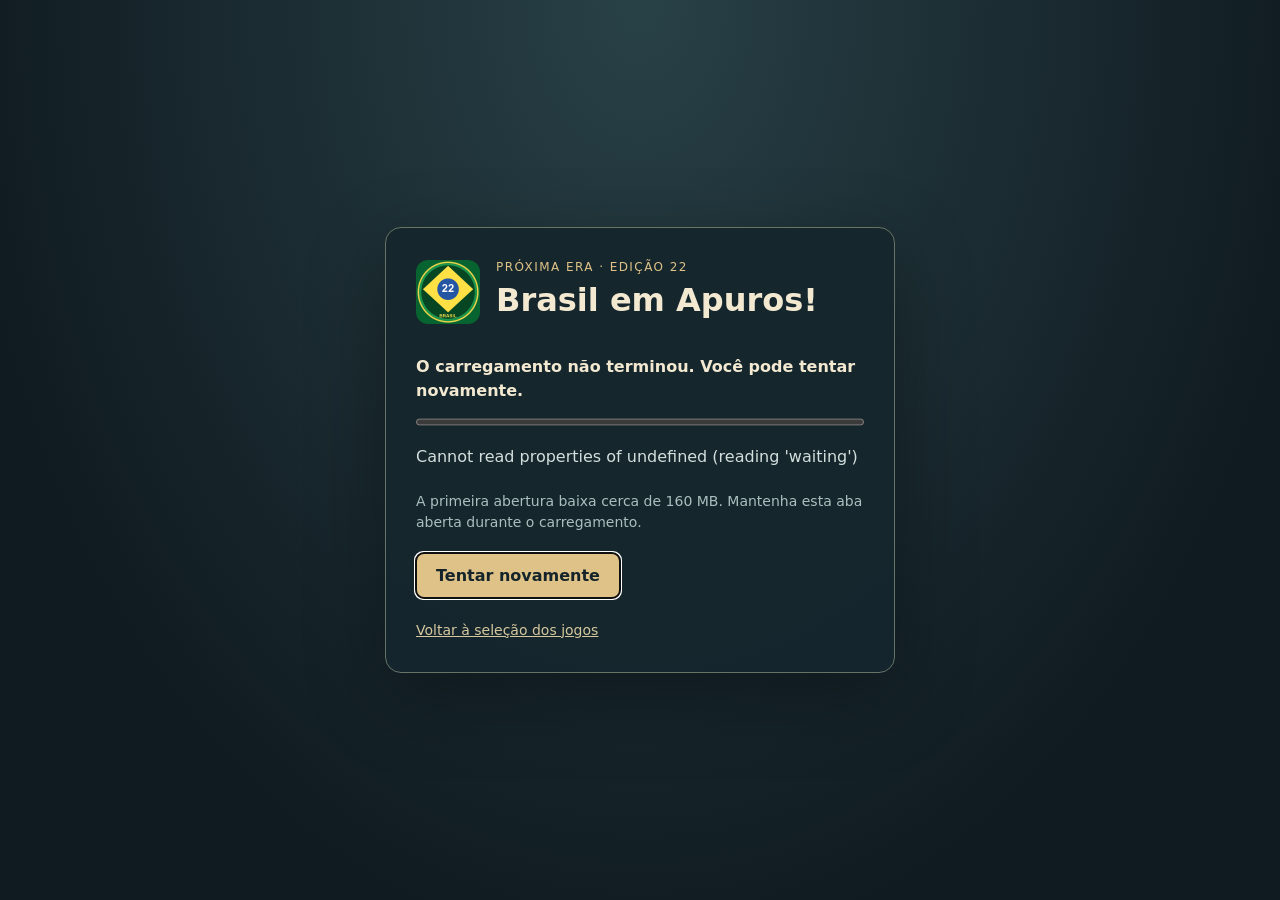
<file: 22/index.html>
<!doctype html>
<html lang="pt-BR"><head><meta charset="utf-8"><meta name="viewport" content="width=device-width,initial-scale=1,viewport-fit=cover">
<title>Brasil em Apuros! 22 · Carregamento</title>
<link rel="icon" href="index.icon.png"><link rel="apple-touch-icon" href="index.apple-touch-icon.png">
<link rel="stylesheet" href="../desktop-controls.css?v=1">
<style>
*{box-sizing:border-box}html,body{margin:0;padding:0;width:100%;height:100%;overflow:hidden;background:#101b21;color:#f3e9d1;font:16px/1.5 system-ui,sans-serif;touch-action:none}#canvas{display:block;margin:0;border:0}#canvas:focus{outline:none}#status{position:fixed;inset:0;z-index:1000;display:grid;place-items:center;background:radial-gradient(ellipse at top,#284147,#101b21 75%);padding:24px}.boot-card{width:min(100%,510px);padding:30px;border:1px solid #667365;border-radius:16px;background:#15262df5;box-shadow:0 24px 80px #0005}.brand{display:flex;align-items:center;gap:16px}.brand img{width:64px;height:64px;border-radius:12px}.eyebrow{font-size:12px;letter-spacing:.12em;color:#dfc287}h1{font-size:clamp(24px,5vw,32px);line-height:1.2;margin:5px 0}#startup-detail{margin-top:30px;font-weight:650;min-height:48px}#status-progress{width:100%;height:14px;accent-color:#dbc184;margin:12px 0}#startup-amount{color:#d3dfdc;min-height:26px;overflow-wrap:anywhere}.hint{font-size:14px;color:#aabfbd;margin:20px 0 0}button{border:0;border-radius:8px;background:#dfc287;color:#14242a;padding:13px 20px;font:700 16px system-ui;cursor:pointer;margin-top:20px}a{color:#d6c89e;font-size:14px;display:inline-block;margin-top:22px}[hidden]{display:none!important}
</style></head><body>
<canvas id="canvas" tabindex="0">Seu navegador precisa suportar Canvas para jogar.</canvas>
<div id="status"><section class="boot-card"><div class="brand"><img src="index.icon.png" alt=""><div><div class="eyebrow">PRÓXIMA ERA · EDIÇÃO 22</div><h1>Brasil em Apuros!</h1></div></div><div id="startup-detail" role="status" aria-live="polite">Preparando a aventura…</div><progress id="status-progress" aria-label="Progresso do carregamento" value="0" max="100"></progress><div id="startup-amount">O progresso aparecerá aqui.</div><p class="hint">A primeira abertura baixa cerca de 160 MB. Mantenha esta aba aberta durante o carregamento.</p><button id="startup-retry" type="button" hidden>Tentar novamente</button><br><a href="../">Voltar à seleção dos jogos</a></section></div>
<noscript>Ative o JavaScript para jogar.</noscript>
<script>window.BRASIL_BOOT = {"args":[],"canvasResizePolicy":2,"emscriptenPoolSize":8,"ensureCrossOriginIsolationHeaders":true,"executable":"index","experimentalVK":false,"fileSizes":{"index.pck":121770608,"index.wasm":39514754},"focusCanvas":true,"gdextensionLibs":[],"godotPoolSize":4,"packVersion":"08ae6d04e173","workerVersion":"stream-1-08ae6d04e173"};</script>
<script defer src="index.js"></script>
<script defer src="../stream-loader.js?v=stream-1"></script>
<script defer src="../desktop-controls.js?v=1"></script>
</body></html>
</file>
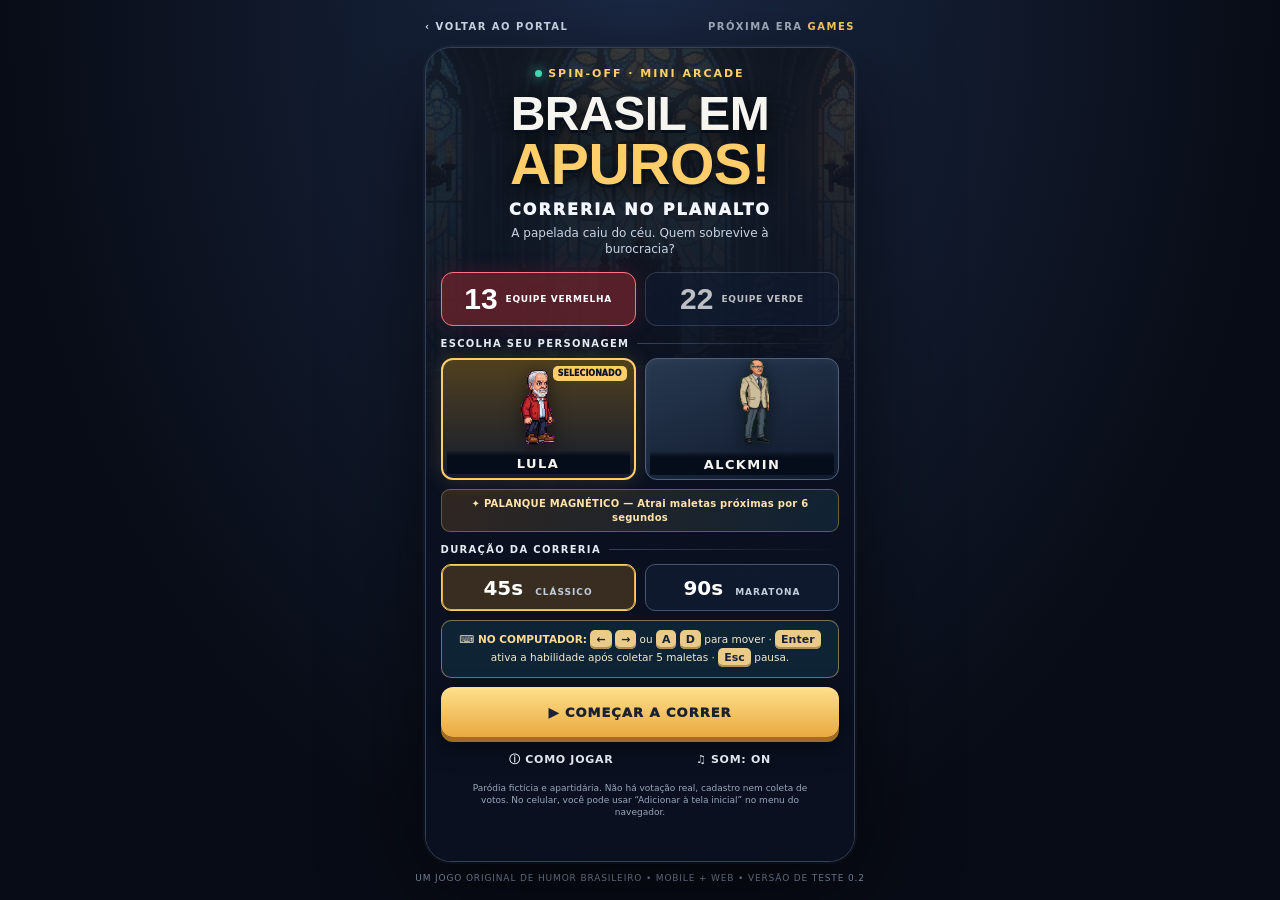
<file: arcade/index.html>
<!doctype html>
<html lang="pt-BR">
<head>
  <meta charset="utf-8">
  <meta name="viewport" content="width=device-width,initial-scale=1,viewport-fit=cover,user-scalable=no">
  <meta name="theme-color" content="#091021">
  <meta name="description" content="Brasil em Apuros! — Correria no Planalto: minigame satírico gratuito com Lula, Alckmin, Flávio e Eduardo. Jogue no celular ou navegador.">
  <meta property="og:title" content="Brasil em Apuros! — Correria no Planalto">
  <meta property="og:description" content="Escolha um personagem, pegue maletas e desvie da papelada em um arcade satírico de 45 ou 90 segundos.">
  <title>Correria no Planalto | Brasil em Apuros!</title>
  <link rel="icon" href="./arcade-icon.svg" type="image/svg+xml">
  <link rel="apple-touch-icon" href="../13/index.apple-touch-icon.png">
  <link rel="manifest" href="./manifest.webmanifest">
  <meta name="apple-mobile-web-app-capable" content="yes">
  <link rel="stylesheet" href="./style.css?v=3">
  <script src="./game.js?v=2" defer></script>
</head>
<body>
  <div class="shell">
    <header class="topbar">
      <a href="../" aria-label="Voltar ao portal de Brasil em Apuros">‹ VOLTAR AO PORTAL</a>
      <span>PRÓXIMA ERA <strong>GAMES</strong></span>
    </header>

    <main class="device" id="app">
      <div class="scene-decoration" aria-hidden="true"></div>
      <section class="start-screen" id="menu" aria-labelledby="title">
        <div class="game-brand">
          <span class="eyebrow"><span class="signal"></span> SPIN-OFF · MINI ARCADE</span>
          <h1 id="title">BRASIL EM <em>APUROS!</em></h1>
          <p class="subtitle">CORRERIA NO PLANALTO</p>
          <p class="description">A papelada caiu do céu. Quem sobrevive à burocracia?</p>
        </div>
        <div class="campaign-picker" role="group" aria-label="Escolha a edição fictícia">
          <button class="campaign campaign-13 selected" data-team="13" aria-pressed="true"><strong>13</strong><small>EQUIPE VERMELHA</small></button>
          <button class="campaign campaign-22" data-team="22" aria-pressed="false"><strong>22</strong><small>EQUIPE VERDE</small></button>
        </div>
        <div class="section-heading"><span>ESCOLHA SEU PERSONAGEM</span><span class="section-rule"></span></div>
        <div class="roster" id="roster" role="group" aria-label="Personagens disponíveis"></div>
        <p class="ability-hint" id="abilityHint" aria-live="polite">HABILIDADE ESPECIAL</p>
        <div class="section-heading"><span>DURAÇÃO DA CORRERIA</span><span class="section-rule"></span></div>
        <div class="duration" role="group" aria-label="Duração da partida">
          <button class="duration-option selected" data-seconds="45" aria-pressed="true">45s <span>CLÁSSICO</span></button>
          <button class="duration-option" data-seconds="90" aria-pressed="false">90s <span>MARATONA</span></button>
        </div>
        <p class="desktop-howto" aria-label="Teclas do jogo no computador">⌨ <strong>NO COMPUTADOR:</strong> <kbd>←</kbd> <kbd>→</kbd> ou <kbd>A</kbd> <kbd>D</kbd> para mover · <kbd>Enter</kbd> ativa a habilidade após coletar 5 maletas · <kbd>Esc</kbd> pausa.</p>
        <button class="primary-button" id="startButton">▶ COMEÇAR A CORRER</button>
        <div class="menu-footer">
          <button class="text-button" id="howButton">ⓘ COMO JOGAR</button>
          <button class="text-button" id="soundButton" aria-pressed="true">♫ SOM: ON</button>
        </div>
        <p class="legal">Paródia fictícia e apartidária. Não há votação real, cadastro nem coleta de votos. No celular, você pode usar “Adicionar à tela inicial” no menu do navegador.</p>
      </section>

      <section class="game-screen hidden" id="gameScreen" aria-label="Área do jogo">
        <canvas id="gameCanvas" width="390" height="740" role="img" aria-label="Jogo de reflexos: mova o personagem, pegue maletas e desvie de processos"></canvas>
        <div class="game-hud" aria-live="off">
          <div class="hud-line">
            <div><small>PONTOS</small><strong id="hudScore">0</strong></div>
            <div class="hud-center"><small>TEMPO</small><strong id="hudTime">45s</strong></div>
            <div class="hud-right"><small>VIDAS</small><strong id="hudLives">♥ ♥ ♥</strong></div>
          </div>
          <div class="timer-track"><div id="timerFill" class="timer-fill"></div></div>
          <div class="phase-pill" id="hudPhase">ATO I • PRIMEIROS CARIMBOS</div>
          <div class="hud-detail"><span id="hudCombo">COLETE MALETAS • DESVIE DOS PROCESSOS</span><button id="pauseButton" aria-label="Pausar jogo">Ⅱ</button></div>
        </div>
        <div class="float-feedback" id="feedback" aria-live="polite"></div>
        <div class="touch-hint" aria-hidden="true">ARRASTE OU TOQUE PARA MOVER • ◀ ▶</div>
        <p class="desktop-ability-help" aria-hidden="true">⌨ <kbd>←</kbd> <kbd>→</kbd> / <kbd>A</kbd><kbd>D</kbd> MOVER · <kbd>ENTER</kbd> ATIVAR PODER (5 MALETAS) · <kbd>ESC</kbd> PAUSAR</p>
        <div class="game-controls" aria-label="Controles de movimento">
          <button id="leftButton" aria-label="Mover para esquerda">◀</button>
          <button id="specialButton" class="special-button" aria-label="Habilidade especial carregando" disabled>✦ PODER <span id="specialCharge">0%</span></button>
          <button id="rightButton" aria-label="Mover para direita">▶</button>
        </div>
        <div class="overlay hidden" id="pauseOverlay" role="dialog" aria-modal="true" aria-labelledby="pauseTitle">
          <div class="overlay-panel">
            <span class="eyebrow">A CORRERIA DEU UMA PARADA</span>
            <h2 id="pauseTitle">PAUSA</h2>
            <p>Até Brasília precisa de um cafezinho.</p>
            <button class="primary-button" id="resumeButton">CONTINUAR</button>
            <button class="secondary-button" id="restartButton">RECOMEÇAR</button>
            <button class="secondary-button" id="quitButton">SAIR PARA O MENU</button>
          </div>
        </div>
      </section>

      <section class="overlay hidden" id="resultOverlay" role="dialog" aria-modal="true" aria-labelledby="resultTitle">
        <div class="overlay-panel result-panel">
          <span class="eyebrow" id="resultTag">FIM DA CORRERIA</span>
          <h2 id="resultTitle">RESISTIU À PAPELADA!</h2>
          <div class="result-score" id="resultScore">0</div>
          <span class="result-score-label">PONTOS</span>
          <div class="result-stats">
            <div><small>RECORDE</small><strong id="resultBest">0</strong></div>
            <div><small>MALETAS</small><strong id="resultCases">0</strong></div>
            <div><small>COMBO MÁX.</small><strong id="resultCombo">0</strong></div>
            <div><small>PODERES</small><strong id="resultPowers">0</strong></div>
          </div>
          <p class="result-copy" id="resultCopy"></p>
          <button class="primary-button" id="againButton">↻ JOGAR DE NOVO</button>
          <button class="secondary-button" id="shareButton">COMPARTILHAR PONTOS</button>
          <button class="secondary-button" id="homeButton">ESCOLHER PERSONAGEM</button>
        </div>
      </section>

      <section class="overlay hidden" id="howOverlay" role="dialog" aria-modal="true" aria-labelledby="howTitle">
        <div class="overlay-panel tutorial-panel">
          <span class="eyebrow">SEU GUIA DE SOBREVIVÊNCIA</span>
          <h2 id="howTitle">COMO JOGAR</h2>
          <div class="lesson"><span>👆</span><p><strong>ARRASTE PARA OS LADOS</strong>Mova seu personagem com o dedo, mouse ou setas do teclado.</p></div>
          <div class="lesson"><span>💼</span><p><strong>PEGUE AS MALETAS</strong>Some pontos e acumule combos para multiplicar a pontuação.</p></div>
          <div class="lesson"><span>📑</span><p><strong>DESVIE DOS PROCESSOS</strong>Cada colisão custa uma vida. Você começa com três.</p></div>
          <div class="lesson"><span>🐕</span><p><strong>CARAMELO TE PROTEGE</strong>O escudo bloqueia um processo; café devolve uma vida.</p></div>
          <div class="lesson"><span>✦</span><p><strong>ATIVE SEU PODER ESPECIAL</strong>Junte cinco maletas para carregar o poder do personagem. Toque em PODER ou pressione Enter. Cada personagem tem uma habilidade diferente.</p></div>
          <button class="primary-button" id="gotItButton">ENTENDI!</button>
        </div>
      </section>
    </main>
    <footer class="outer-footer">UM JOGO ORIGINAL DE HUMOR BRASILEIRO • MOBILE + WEB • VERSÃO DE TESTE 0.2</footer>
  </div>
</body>
</html>
</file>
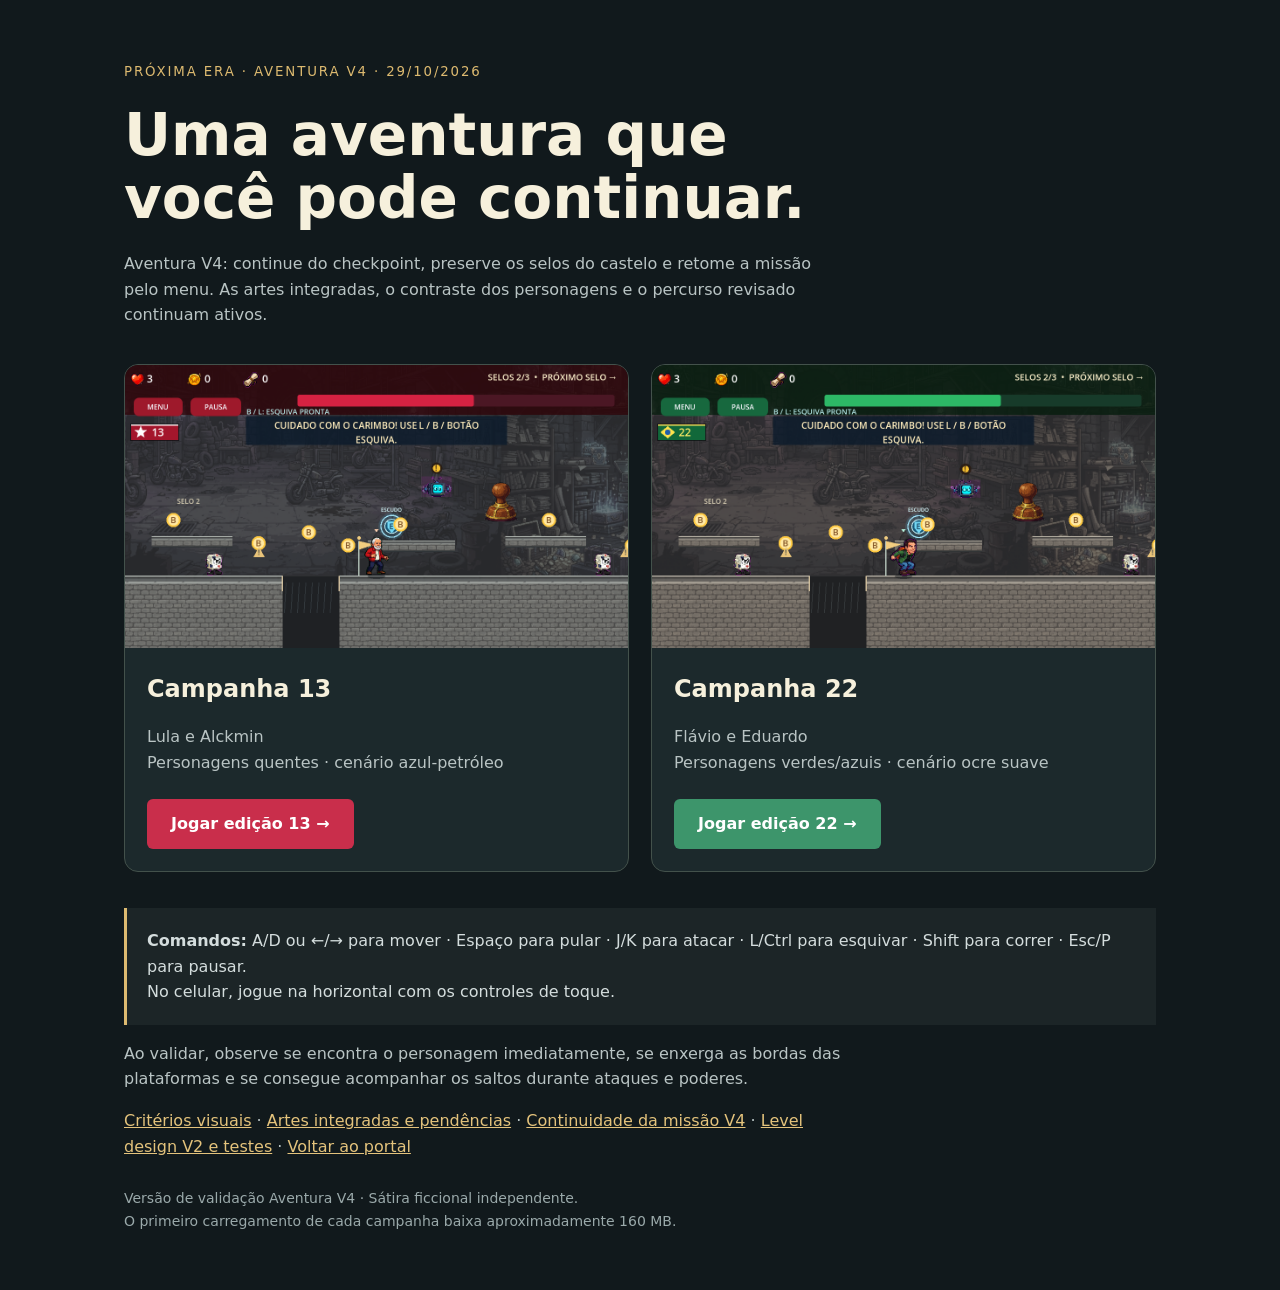
<file: validacao-visual/index.html>
<!doctype html><html lang="pt-BR"><meta charset="utf-8"><meta name="viewport" content="width=device-width,initial-scale=1"><title>Brasil em Apuros! · Validação visual</title><style>*{box-sizing:border-box}body{margin:0;background:#11191c;color:#f6f0dc;font:16px/1.6 system-ui,sans-serif}main{max-width:1080px;margin:auto;padding:58px 24px}small{color:#ddba70;letter-spacing:.14em}h1{font-size:clamp(32px,6vw,58px);line-height:1.1;margin:20px 0}p{max-width:720px;color:#b9c4c4}.cards{display:grid;grid-template-columns:1fr 1fr;gap:22px;margin:36px 0}article{background:#1c292c;border:1px solid #43514b;border-radius:14px;overflow:hidden}img{width:100%;display:block}article div{padding:22px}h2{margin:0}a{color:#e4c37c}a.play{display:inline-block;padding:12px 24px;margin-top:8px;background:#d7b76e;border-radius:6px;color:#11191c;font-weight:750;text-decoration:none}.red a.play{background:#c92e4b;color:white}.green a.play{background:#3d956b;color:white}.keys{padding:20px;border-left:3px solid #ddba70;background:#1c2527;color:#d4dddd}footer{margin-top:28px;color:#9aa9aa;font-size:14px}@media(max-width:650px){.cards{grid-template-columns:1fr}main{padding-top:32px}}</style><main><small>PRÓXIMA ERA · AVENTURA V4 · 29/10/2026</small><h1>Uma aventura que<br>você pode continuar.</h1><p>Aventura V4: continue do checkpoint, preserve os selos do castelo e retome a missão pelo menu. As artes integradas, o contraste dos personagens e o percurso revisado continuam ativos.</p><section class="cards"><article class="red"><img src="preview-13.png" alt="Lula retomando o castelo com dois selos preservados"><div><h2>Campanha 13</h2><p>Lula e Alckmin<br>Personagens quentes · cenário azul-petróleo</p><a class="play" href="13/?versao=aventura-v4">Jogar edição 13 →</a></div></article><article class="green"><img src="preview-22.png" alt="Eduardo retomando o castelo com checkpoint ativo"><div><h2>Campanha 22</h2><p>Flávio e Eduardo<br>Personagens verdes/azuis · cenário ocre suave</p><a class="play" href="22/?versao=aventura-v4">Jogar edição 22 →</a></div></article></section><div class="keys"><b>Comandos:</b> A/D ou ←/→ para mover · Espaço para pular · J/K para atacar · L/Ctrl para esquivar · Shift para correr · Esc/P para pausar.<br>No celular, jogue na horizontal com os controles de toque.</div><p>Ao validar, observe se encontra o personagem imediatamente, se enxerga as bordas das plataformas e se consegue acompanhar os saltos durante ataques e poderes.</p><p><a href="VALIDACAO_VISUAL.md">Critérios visuais</a> · <a href="ARTES_V3.md">Artes integradas e pendências</a> · <a href="AVENTURA_V4.md">Continuidade da missão V4</a> · <a href="LEVEL_DESIGN_V2.md">Level design V2 e testes</a> · <a href="../">Voltar ao portal</a></p><footer>Versão de validação Aventura V4 · Sátira ficcional independente.<br>O primeiro carregamento de cada campanha baixa aproximadamente 160 MB.</footer></main></html>
</file>
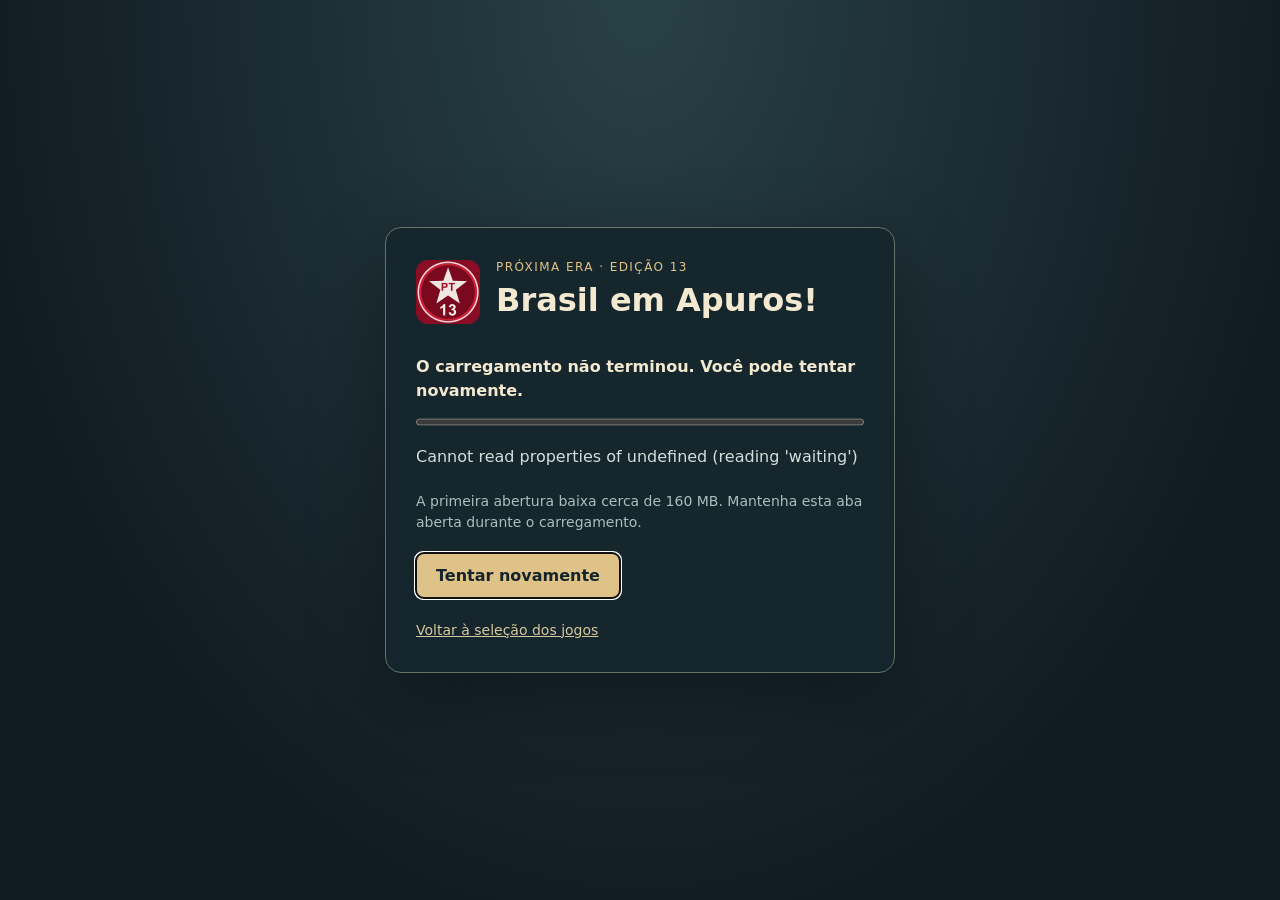
<file: validacao-visual/13/index.html>
<!doctype html>
<html lang="pt-BR"><head><meta charset="utf-8"><meta name="viewport" content="width=device-width,initial-scale=1,viewport-fit=cover">
<title>Brasil em Apuros! 13 · Carregamento</title>
<link rel="icon" href="index.icon.png"><link rel="apple-touch-icon" href="index.apple-touch-icon.png">
<link rel="stylesheet" href="../../desktop-controls.css?v=1">
<style>
*{box-sizing:border-box}html,body{margin:0;padding:0;width:100%;height:100%;overflow:hidden;background:#101b21;color:#f3e9d1;font:16px/1.5 system-ui,sans-serif;touch-action:none}#canvas{display:block;margin:0;border:0}#canvas:focus{outline:none}#status{position:fixed;inset:0;z-index:1000;display:grid;place-items:center;background:radial-gradient(ellipse at top,#284147,#101b21 75%);padding:24px}.boot-card{width:min(100%,510px);padding:30px;border:1px solid #667365;border-radius:16px;background:#15262df5;box-shadow:0 24px 80px #0005}.brand{display:flex;align-items:center;gap:16px}.brand img{width:64px;height:64px;border-radius:12px}.eyebrow{font-size:12px;letter-spacing:.12em;color:#dfc287}h1{font-size:clamp(24px,5vw,32px);line-height:1.2;margin:5px 0}#startup-detail{margin-top:30px;font-weight:650;min-height:48px}#status-progress{width:100%;height:14px;accent-color:#dbc184;margin:12px 0}#startup-amount{color:#d3dfdc;min-height:26px;overflow-wrap:anywhere}.hint{font-size:14px;color:#aabfbd;margin:20px 0 0}button{border:0;border-radius:8px;background:#dfc287;color:#14242a;padding:13px 20px;font:700 16px system-ui;cursor:pointer;margin-top:20px}a{color:#d6c89e;font-size:14px;display:inline-block;margin-top:22px}[hidden]{display:none!important}
</style></head><body>
<canvas id="canvas" tabindex="0">Seu navegador precisa suportar Canvas para jogar.</canvas>
<div id="status"><section class="boot-card"><div class="brand"><img src="index.icon.png" alt=""><div><div class="eyebrow">PRÓXIMA ERA · EDIÇÃO 13</div><h1>Brasil em Apuros!</h1></div></div><div id="startup-detail" role="status" aria-live="polite">Preparando a aventura…</div><progress id="status-progress" aria-label="Progresso do carregamento" value="0" max="100"></progress><div id="startup-amount">O progresso aparecerá aqui.</div><p class="hint">A primeira abertura baixa cerca de 160 MB. Mantenha esta aba aberta durante o carregamento.</p><button id="startup-retry" type="button" hidden>Tentar novamente</button><br><a href="../">Voltar à seleção dos jogos</a></section></div>
<noscript>Ative o JavaScript para jogar.</noscript>
<script>window.BRASIL_BOOT = {"args":[],"canvasResizePolicy":2,"emscriptenPoolSize":8,"ensureCrossOriginIsolationHeaders":true,"executable":"index","experimentalVK":false,"fileSizes":{"index.pck":125200940,"index.wasm":39514754},"focusCanvas":true,"gdextensionLibs":[],"godotPoolSize":4,"packVersion":"fafcbefa2eac","workerVersion":"stream-1-fafcbefa2eac"};</script>
<script defer src="index.js"></script>
<script defer src="../../stream-loader.js?v=stream-1"></script>
<script defer src="../../desktop-controls.js?v=1"></script>
</body></html>
</file>
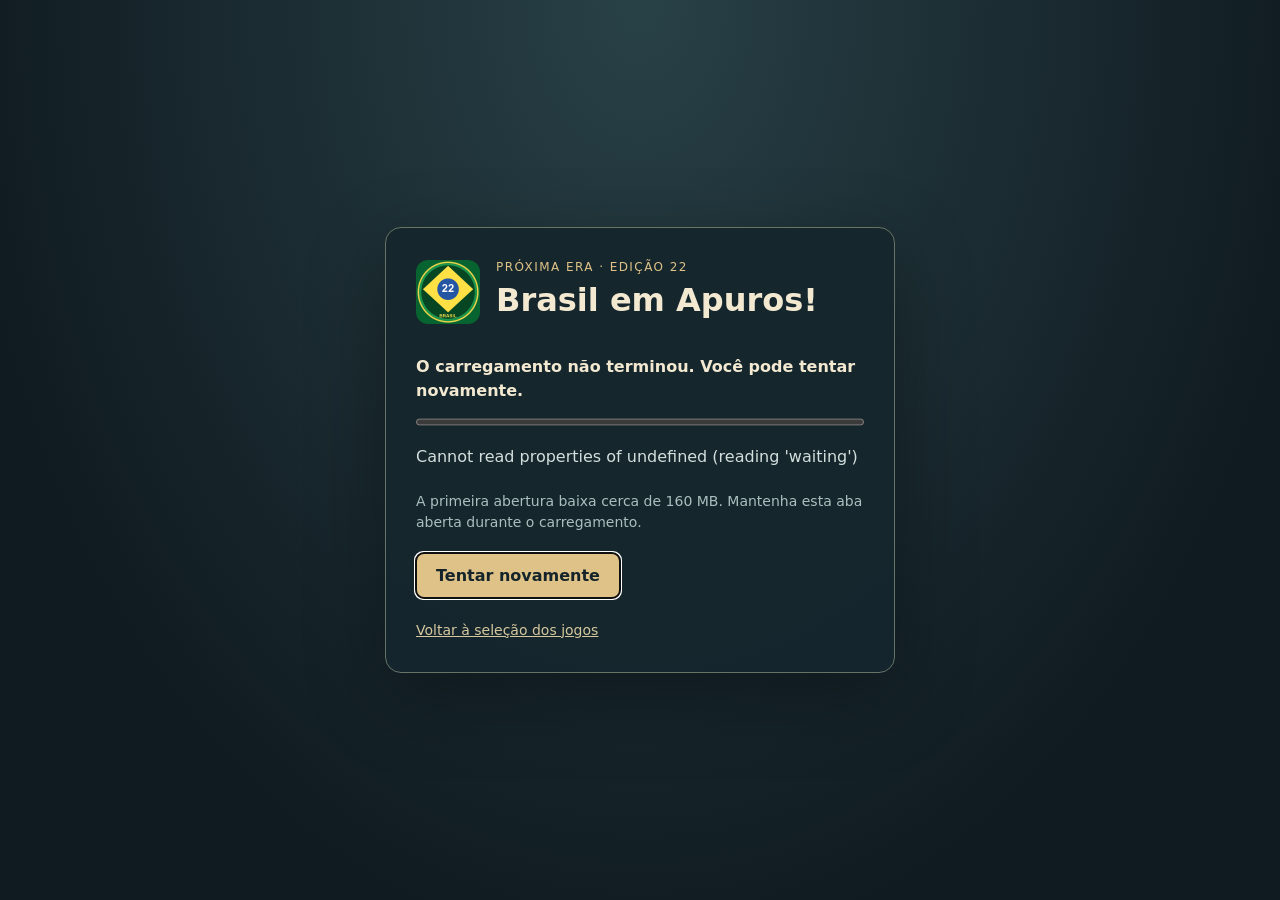
<file: validacao-visual/22/index.html>
<!doctype html>
<html lang="pt-BR"><head><meta charset="utf-8"><meta name="viewport" content="width=device-width,initial-scale=1,viewport-fit=cover">
<title>Brasil em Apuros! 22 · Carregamento</title>
<link rel="icon" href="index.icon.png"><link rel="apple-touch-icon" href="index.apple-touch-icon.png">
<link rel="stylesheet" href="../../desktop-controls.css?v=1">
<style>
*{box-sizing:border-box}html,body{margin:0;padding:0;width:100%;height:100%;overflow:hidden;background:#101b21;color:#f3e9d1;font:16px/1.5 system-ui,sans-serif;touch-action:none}#canvas{display:block;margin:0;border:0}#canvas:focus{outline:none}#status{position:fixed;inset:0;z-index:1000;display:grid;place-items:center;background:radial-gradient(ellipse at top,#284147,#101b21 75%);padding:24px}.boot-card{width:min(100%,510px);padding:30px;border:1px solid #667365;border-radius:16px;background:#15262df5;box-shadow:0 24px 80px #0005}.brand{display:flex;align-items:center;gap:16px}.brand img{width:64px;height:64px;border-radius:12px}.eyebrow{font-size:12px;letter-spacing:.12em;color:#dfc287}h1{font-size:clamp(24px,5vw,32px);line-height:1.2;margin:5px 0}#startup-detail{margin-top:30px;font-weight:650;min-height:48px}#status-progress{width:100%;height:14px;accent-color:#dbc184;margin:12px 0}#startup-amount{color:#d3dfdc;min-height:26px;overflow-wrap:anywhere}.hint{font-size:14px;color:#aabfbd;margin:20px 0 0}button{border:0;border-radius:8px;background:#dfc287;color:#14242a;padding:13px 20px;font:700 16px system-ui;cursor:pointer;margin-top:20px}a{color:#d6c89e;font-size:14px;display:inline-block;margin-top:22px}[hidden]{display:none!important}
</style></head><body>
<canvas id="canvas" tabindex="0">Seu navegador precisa suportar Canvas para jogar.</canvas>
<div id="status"><section class="boot-card"><div class="brand"><img src="index.icon.png" alt=""><div><div class="eyebrow">PRÓXIMA ERA · EDIÇÃO 22</div><h1>Brasil em Apuros!</h1></div></div><div id="startup-detail" role="status" aria-live="polite">Preparando a aventura…</div><progress id="status-progress" aria-label="Progresso do carregamento" value="0" max="100"></progress><div id="startup-amount">O progresso aparecerá aqui.</div><p class="hint">A primeira abertura baixa cerca de 160 MB. Mantenha esta aba aberta durante o carregamento.</p><button id="startup-retry" type="button" hidden>Tentar novamente</button><br><a href="../">Voltar à seleção dos jogos</a></section></div>
<noscript>Ative o JavaScript para jogar.</noscript>
<script>window.BRASIL_BOOT = {"args":[],"canvasResizePolicy":2,"emscriptenPoolSize":8,"ensureCrossOriginIsolationHeaders":true,"executable":"index","experimentalVK":false,"fileSizes":{"index.pck":122680468,"index.wasm":39514754},"focusCanvas":true,"gdextensionLibs":[],"godotPoolSize":4,"packVersion":"0611c3d9811e","workerVersion":"stream-1-0611c3d9811e"};</script>
<script defer src="index.js"></script>
<script defer src="../../stream-loader.js?v=stream-1"></script>
<script defer src="../../desktop-controls.js?v=1"></script>
</body></html>
</file>
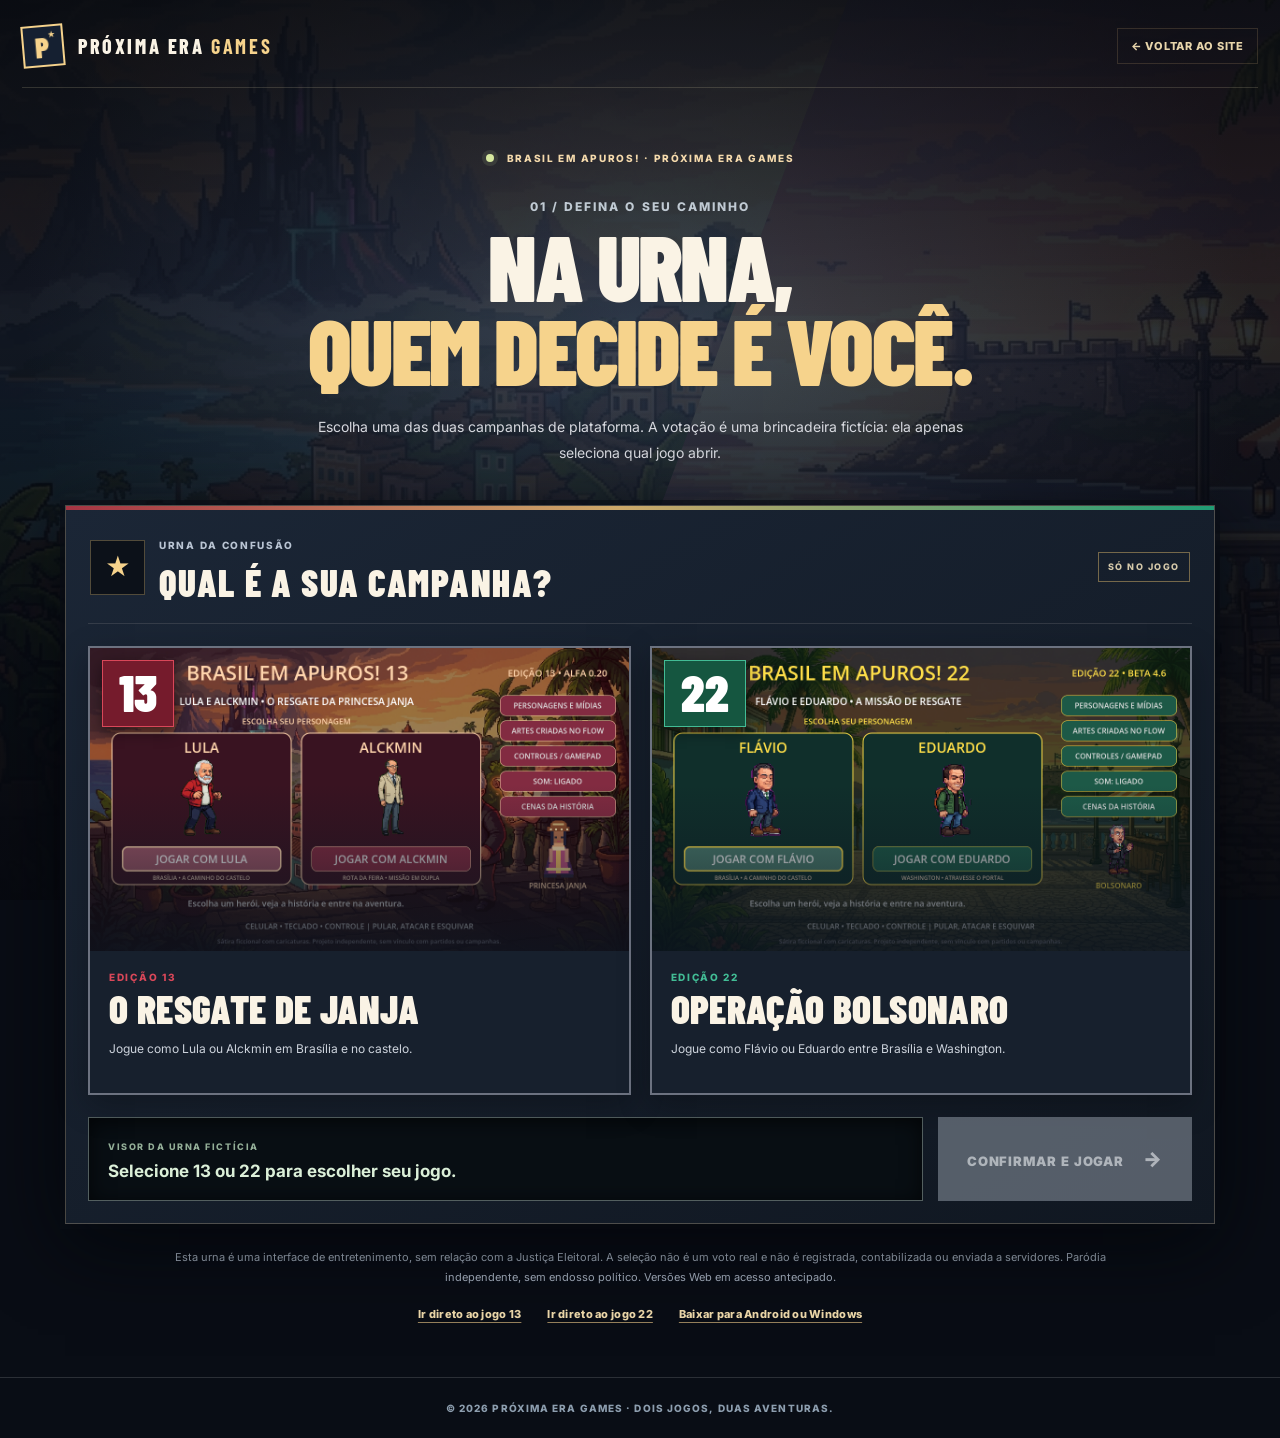
<file: urna.html>
<!doctype html>
<html lang="pt-BR">
<head>
  <meta charset="utf-8">
  <meta name="viewport" content="width=device-width, initial-scale=1, viewport-fit=cover">
  <meta name="theme-color" content="#0b101a">
  <meta name="description" content="Uma urna de videogame: escolha a edição 13 ou 22 de Brasil em Apuros! e comece a aventura grátis no navegador.">
  <meta property="og:title" content="A Urna da Confusão | Brasil em Apuros!">
  <meta property="og:description" content="Duas campanhas satíricas, quatro personagens e uma escolha que só vale no videogame.">
  <title>A Urna da Confusão — Brasil em Apuros!</title>
  <link rel="icon" href="./13/index.icon.png" type="image/png">
  <link rel="preconnect" href="https://fonts.googleapis.com">
  <link rel="preconnect" href="https://fonts.gstatic.com" crossorigin>
  <link href="https://fonts.googleapis.com/css2?family=Barlow+Condensed:wght@600;700;800;900&family=Inter:wght@400;500;600;700;800&display=swap" rel="stylesheet">
  <link rel="stylesheet" href="./urna.css?v=1">
  <script defer src="./urna.js?v=1"></script>
</head>
<body>
  <a href="#conteudo" class="skip">Pular para as campanhas</a>
  <div class="atmosphere" aria-hidden="true"><span class="left"></span><span class="right"></span></div>
  <header class="header">
    <a class="identity" href="./" aria-label="Voltar ao portal Brasil em Apuros"><span class="mark">P<span>★</span></span><span>PRÓXIMA ERA <strong>GAMES</strong></span></a>
    <a class="back" href="./">← VOLTAR AO SITE</a>
  </header>
  <main id="conteudo" class="container">
    <div class="intro">
      <p class="eyebrow"><span class="light" aria-hidden="true"></span> BRASIL EM APUROS! · PRÓXIMA ERA GAMES</p>
      <p class="step">01 / DEFINA O SEU CAMINHO</p>
      <h1>NA URNA, <em>QUEM DECIDE É VOCÊ.</em></h1>
      <p class="lead">Escolha uma das duas campanhas de plataforma. A votação é uma brincadeira fictícia: ela apenas seleciona qual jogo abrir.</p>
    </div>

    <section class="ballot" aria-labelledby="choice-heading">
      <div class="ballot-bar">
        <span class="ballot-icon" aria-hidden="true">★</span>
        <div><span class="smallcap">URNA DA CONFUSÃO</span><h2 id="choice-heading">QUAL É A SUA CAMPANHA?</h2></div>
        <span class="mock-seal">SÓ NO JOGO</span>
      </div>
      <div class="options" aria-label="Campanhas disponíveis">
        <a class="option red" href="./13/" data-edicao="13" aria-describedby="desc13">
          <span class="number">13</span>
          <div class="option-image"><img src="./media/menu13.png" alt="Prévia real do menu da campanha de Lula e Alckmin" loading="eager"></div>
          <div class="option-body"><span class="option-label">EDIÇÃO 13</span><strong>O RESGATE DE JANJA</strong><span id="desc13" class="description">Jogue como Lula ou Alckmin em Brasília e no castelo.</span></div>
          <span class="option-check" aria-hidden="true">✓</span>
        </a>
        <a class="option green" href="./22/" data-edicao="22" aria-describedby="desc22">
          <span class="number">22</span>
          <div class="option-image"><img src="./media/menu22.png" alt="Prévia real do menu da campanha de Flávio e Eduardo" loading="eager"></div>
          <div class="option-body"><span class="option-label">EDIÇÃO 22</span><strong>OPERAÇÃO BOLSONARO</strong><span id="desc22" class="description">Jogue como Flávio ou Eduardo entre Brasília e Washington.</span></div>
          <span class="option-check" aria-hidden="true">✓</span>
        </a>
      </div>
      <div class="console">
        <div class="display" aria-live="polite" aria-atomic="true">
          <span class="smallcap">VISOR DA URNA FICTÍCIA</span>
          <p id="selecao">Selecione 13 ou 22 para escolher seu jogo.</p>
        </div>
        <button type="button" id="confirmar" class="confirm" disabled>CONFIRMAR E JOGAR <span aria-hidden="true">→</span></button>
      </div>
      <noscript><p class="no-js">JavaScript está desativado: toque diretamente na imagem de uma campanha para abrir o jogo.</p></noscript>
    </section>
    <p class="disclaimer">Esta urna é uma interface de entretenimento, sem relação com a Justiça Eleitoral. A seleção não é um voto real e não é registrada, contabilizada ou enviada a servidores. Paródia independente, sem endosso político. Versões Web em acesso antecipado.</p>
    <nav class="direct" aria-label="Outras formas de jogar"><a href="./13/">Ir direto ao jogo 13</a><a href="./22/">Ir direto ao jogo 22</a><a href="./#downloads">Baixar para Android ou Windows</a></nav>
  </main>
  <footer class="footer">© 2026 PRÓXIMA ERA GAMES · DOIS JOGOS, DUAS AVENTURAS.</footer>
</body>
</html>
</file>
<file: premium.css>
/* Próxima Era Games — Brasil em Apuros / premium editorial */
:root{color-scheme:dark;--bg:#080b11;--panel:#101722;--panel2:#141b26;--ink:#f7f3e8;--muted:#aab1ba;--gold:#f6d38c;--gold2:#bc8e4f;--line:#39424e;--red:#ad2f3e;--green:#23735f;--font-display:"Barlow Condensed","Arial Narrow","Impact",sans-serif;--font-body:"Inter",system-ui,-apple-system,"Segoe UI",sans-serif}
*,*::before,*::after{box-sizing:border-box}
html{scroll-behavior:smooth;scroll-padding-top:90px}
body{margin:0;min-width:320px;background:var(--bg);color:var(--ink);font:400 15px/1.65 var(--font-body);overflow-x:hidden}
a{color:inherit;text-decoration:none}
button{font:inherit}
img{max-width:100%;display:block}
button,a{-webkit-tap-highlight-color:transparent}
button:focus-visible,a:focus-visible{outline:3px solid var(--gold);outline-offset:4px}
::selection{background:#d7ab69;color:#090c12}
[hidden]{display:none!important}
.container{max-width:1296px;width:calc(100% - 80px);margin-inline:auto}
.skip-link{position:fixed;top:-90px;left:15px;padding:12px;background:#f6d38c;color:#10151b;z-index:200}
.skip-link:focus{top:10px}
.site-grain{position:fixed;inset:0;pointer-events:none;z-index:20;opacity:.1;background-image:url("data:image/svg+xml,%3Csvg viewBox='0 0 190 190' xmlns='http://www.w3.org/2000/svg'%3E%3Cfilter id='n'%3E%3CfeTurbulence type='fractalNoise' baseFrequency='.87' numOctaves='3' stitchTiles='stitch'/%3E%3C/filter%3E%3Crect width='100%25' height='100%25' opacity='.24' filter='url(%23n)'/%3E%3C/svg%3E")}
.site-header{position:absolute;top:0;left:0;right:0;z-index:50;border-bottom:1px solid #ffffff20;transition:background .25s}
.site-header.is-scrolled{position:fixed;backdrop-filter:blur(20px);background:#090e18e8;border-color:#ffffff17}
.header-inner{max-width:1456px;width:calc(100% - 80px);height:88px;display:flex;align-items:center;gap:32px;margin:auto}
.brand{display:inline-flex;align-items:center;gap:14px;flex-shrink:0}
.brand-mark{width:49px;height:49px;display:inline-flex;align-items:center;justify-content:center;font:900 30px/1 var(--font-display);border:2px solid var(--gold);color:var(--gold);background:#101720;transform:rotate(-5deg);box-shadow:4px 4px 0 #d9b16e20}
.brand-mark span{font:900 10px var(--font-body);align-self:flex-start;padding-top:8px}
.brand-name{display:flex;flex-direction:column;line-height:1.12}
.brand-name strong{font:800 20px/1 var(--font-display);letter-spacing:.12em}
.brand-name small{font-size:9px;letter-spacing:.22em;color:#c8b58d;margin-top:6px;font-weight:800}
.desktop-nav{display:flex;gap:32px;align-items:center;justify-content:center;flex:1}
.desktop-nav a{font:800 12px var(--font-body);letter-spacing:.085em;color:#e0e3e6;transition:color .2s}
.desktop-nav a:hover{color:var(--gold)}
.top-cta{border:1px solid #dec086;background:#f7d898;color:#12161e;font:900 12px var(--font-body);letter-spacing:.04em;padding:12px 19px;white-space:nowrap}
.top-cta span{margin-left:13px}
.hero{position:relative;isolation:isolate;min-height:830px;overflow:hidden;background:#101520;display:flex;flex-direction:column;justify-content:center}
.hero-art{position:absolute;inset:0;z-index:-4;background-size:cover;background-position:center;filter:saturate(.95)}
.hero-art-13{clip-path:polygon(0 0,72% 0,48% 100%,0 100%);background-image:url('./media/hero13.jpg');background-position:35% 36%}
.hero-art-22{clip-path:polygon(72% 0,100% 0,100% 100%,48% 100%);background-image:url('./media/hero22.jpg');background-position:58% 48%}
.hero-vignette{position:absolute;inset:0;background:linear-gradient(90deg,#06080eec 0%,#080b12cb 31%,#080b1260 65%,#07090f9b 100%),linear-gradient(180deg,#060a11be 0%,transparent 32%,#090c14bf 82%,#080b11 100%);z-index:-3}
.hero::before{content:"";position:absolute;inset:0;background:radial-gradient(circle at 70% 45%,#d2a56a15,transparent 38%);pointer-events:none}
.hero-inner{display:grid;grid-template-columns:1.05fr .95fr;align-items:center;position:relative;min-height:750px;padding-top:126px;padding-bottom:100px;gap:12px}
.hero-content{position:relative;z-index:3;padding:10px 0 20px}
.eyebrow,.kicker,.chapter-label,.release-label,.edition-pill,.feature-index{font-weight:800;letter-spacing:.18em;text-transform:uppercase}
.eyebrow{display:flex;align-items:center;gap:11px;color:#ecd29e;font-size:10px;white-space:nowrap}
.signal,.live-dot{width:8px;height:8px;display:inline-block;flex-shrink:0;border-radius:50%;background:#bada87;box-shadow:0 0 0 3px #bada8730}
.eyebrow-rule{width:36px;height:1px;background:#d4b27555;margin-left:2px}
.hero-suptitle{font:800 18px var(--font-display);letter-spacing:.2em;margin:31px 0 0;color:#ede0c8}
.hero h1{font:900 clamp(94px,10.5vw,166px)/.73 var(--font-display);letter-spacing:-.052em;margin:24px 0 37px;white-space:nowrap;text-shadow:0 8px 28px #0008}
.hero h1>span,.hero h1>strong{display:block}
.hero h1>span{font-size:.63em;line-height:1.04;letter-spacing:-.03em}
.hero h1>strong{color:#f3cf86;text-shadow:0 4px #5d4327,0 9px 40px #000a;font-weight:900}
.hero-bang{color:#fff3cf}
.hero-lead{max-width:550px;font-size:15px;color:#e3e4e7;line-height:1.95;text-shadow:0 2px 4px #000a;margin:0 0 30px}
.hero-actions,.hero-footnotes{display:flex;gap:12px;flex-wrap:wrap;align-items:center}
.button{display:inline-flex;align-items:center;justify-content:center;gap:15px;padding:14px 20px;border:1px solid transparent;text-transform:uppercase;white-space:nowrap;font-weight:900;letter-spacing:.055em;font-size:12px;min-height:50px;transition:background .2s,transform .2s,border-color .2s,box-shadow .2s;cursor:pointer}
.button:hover{transform:translateY(-2px)}
.button-lg{min-height:57px;padding-inline:22px}
.button-gold{color:#11161c;background:var(--gold);border-color:var(--gold);box-shadow:inset 0 1px #ffefcc,0 8px 20px #0003}
.button-gold:hover{background:#ffe2ad;box-shadow:0 10px 28px #f7ce8030}
.button-outline{color:#fff;border-color:#bdb8ad91;background:#080c11a1;backdrop-filter:blur(8px)}
.button-outline:hover{border-color:var(--gold);background:#222936cf}
.play-triangle{display:inline-block;width:0;height:0;border-top:6px solid transparent;border-bottom:6px solid transparent;border-left:9px solid currentColor;flex-shrink:0}
.hero-footnotes{gap:24px;color:#bcb8ae;font-size:9.5px;font-weight:800;letter-spacing:.11em;margin-top:27px}
.hero-footnotes i{color:var(--gold);font-size:8px;margin-right:6px;font-style:normal}
.hero-showcase{width:100%;height:480px;position:relative;align-self:center;z-index:2}
.showcase-halo{position:absolute;left:14%;top:3%;width:76%;height:95%;border-radius:50%;background:radial-gradient(ellipse,#efd59445,transparent 67%);filter:blur(40px);opacity:.9}
.showcase-screen{margin:0;position:absolute;width:82%;padding:7px;background:#0e141b;border:1px solid #c8a56e87;box-shadow:0 28px 70px #000b,0 0 0 5px #111b25c7;transform-origin:center;transition:transform .5s}
.showcase-screen img{aspect-ratio:16/9;object-fit:cover;width:100%;image-rendering:auto}
.showcase-screen figcaption{height:34px;display:flex;align-items:center;justify-content:space-between;padding-inline:12px;font:900 10px var(--font-body);letter-spacing:.16em;color:var(--gold)}
.showcase-screen figcaption span{font-size:9px;color:#b1bac0}
.showcase-back{right:7%;top:0;transform:rotate(5deg)}
.showcase-front{left:2%;bottom:1%;transform:rotate(-7deg)}
.hero-showcase:hover .showcase-back{transform:rotate(3deg) translateY(-6px)}
.hero-showcase:hover .showcase-front{transform:rotate(-4deg) translateY(-8px)}
.showcase-stamp{position:absolute;right:1%;bottom:5%;border:2px solid var(--gold);background:#171b20f2;color:#f1d290;width:95px;height:95px;display:flex;flex-direction:column;align-items:center;justify-content:center;font:900 49px/.8 var(--font-display);transform:rotate(9deg);box-shadow:0 9px 16px #0009}
.showcase-stamp small{font:800 10px var(--font-body);letter-spacing:.07em;margin-top:8px}
.hero-bottom-line{position:absolute;bottom:0;width:100%;height:4px;background:linear-gradient(90deg,#8c2638,#e8b46f 49%,#226b5d)}
.scroll-prompt{position:absolute;bottom:28px;left:50%;transform:translateX(-50%);z-index:4;font:800 10px var(--font-body);letter-spacing:.17em;color:#ded9c7;display:flex;align-items:center;gap:17px;white-space:nowrap}
.scroll-prompt span{font-size:22px;color:var(--gold)}
.ticker{height:53px;overflow:hidden;background:#e2bb7e;color:#151923;border-block:1px solid #f6d8a3}
.ticker-inner{height:100%;max-width:1420px;margin:auto;display:flex;align-items:center;justify-content:space-evenly;gap:19px;white-space:nowrap;padding:0 25px;font:900 12px var(--font-display);letter-spacing:.105em}
.ticker b{font-size:12px;color:#915e2e}
.section{padding:110px 0;position:relative}
.section-head{margin-bottom:43px}
.section-head.center{text-align:center}
.kicker{font-size:11px;color:var(--gold2)}
.section-head h2,.platforms h2,.studio h2{font:900 clamp(53px,6vw,83px)/.9 var(--font-display);letter-spacing:-.018em;margin:18px 0 24px}
.section-head h2 em,.platforms h2 em,.studio h2 em{font-style:normal;color:var(--gold)}
.section-head p{color:var(--muted);font-size:15px;line-height:1.9;max-width:690px;margin:0 auto}
.editions{background:radial-gradient(circle at 50% 0,#1c2230aa,transparent 40%),#090d14}
.edition-grid{display:grid;grid-template-columns:repeat(2,minmax(0,1fr));gap:24px}
.edition-card{position:relative;overflow:hidden;isolation:isolate;min-height:740px;padding:26px;display:flex;flex-direction:column;border:1px solid #ffffff36;background:#181d27;transition:border-color .25s,transform .25s,box-shadow .25s}
.edition-card:hover{border-color:#ebc68a9c;transform:translateY(-5px);box-shadow:0 25px 55px #0007}
.edition-red{--card-accent:#e58a87;--card-panel:#4b1b25}
.edition-green{--card-accent:#a4dbbe;--card-panel:#173d37}
.edition-art{position:absolute;inset:0 0 36% 0;z-index:-2;background-image:linear-gradient(180deg,#0a0d1370 0%,#0a0d13ad 34%,#11151be0 67%,#131a23 97%),var(--art);background-size:cover;background-position:center top;filter:saturate(.9)}
.edition-card:after{content:"";position:absolute;inset:0;pointer-events:none;z-index:-1;background:linear-gradient(180deg,transparent 0%,#10172228 35%,#101722 73%)}
.edition-topline{display:flex;justify-content:space-between;align-items:center;gap:10px;flex-wrap:wrap;z-index:1}
.edition-pill{display:inline-block;background:var(--card-panel);border:1px solid var(--card-accent);color:#fff0d3;padding:7px 13px;font-size:11px}
.release-label{font-size:9px;color:#f0e8de}
.edition-copy{padding-top:144px;max-width:470px;margin-bottom:22px}
.chapter-label{color:var(--card-accent);font-size:11px}
.edition-copy h3{font:900 clamp(57px,5.8vw,85px)/.87 var(--font-display);letter-spacing:.005em;margin:16px 0 18px;text-shadow:0 4px 20px #000d}
.edition-copy h3 em{color:var(--gold);font-style:normal}
.edition-copy>p{line-height:1.9;color:#e0e1e4;max-width:470px;font-size:13.5px;margin:0 0 15px;text-shadow:0 1px #000a}
.character-tags{display:flex;gap:6px;flex-wrap:wrap}
.character-tags span{font:800 10px var(--font-body);padding:5px 9px;border:1px solid #ffffff52;background:#0710185c;letter-spacing:.055em}
.edition-preview{position:relative;margin-top:auto;margin-bottom:17px;border:1px solid #ffffff50;overflow:hidden;background:#111820;box-shadow:0 12px 30px #0006}
.edition-preview>img{width:100%;aspect-ratio:16/9;object-fit:cover}
.edition-preview>span{position:absolute;bottom:8px;left:8px;background:#0b101be6;padding:6px 9px;color:#f2eee4;font:800 9px var(--font-body);letter-spacing:.07em;display:flex;align-items:center;gap:7px}
.edition-preview .live-dot{width:6px;height:6px}
.edition-actions{display:grid;grid-template-columns:1fr;gap:10px}
.edition-play{width:100%;font-size:13px;min-height:52px}
.download-pair{display:grid;grid-template-columns:1fr 1fr;gap:10px}
.download-pair a{display:flex;align-items:center;justify-content:space-between;border:1px solid #777e8a65;padding:11px 12px;background:#131a24a8;font:800 11px var(--font-body);letter-spacing:.07em;transition:background .2s}
.download-pair a:hover{background:#2a3543}
.download-pair span{color:var(--gold);font-size:20px}
.edition-disclaimer{text-align:center;color:#8e9aa6;font-size:11px;margin:24px 0 0}
.gallery{background:#0e141d;border-block:1px solid #303946}
.gallery-head{display:flex;align-items:end;justify-content:space-between;gap:45px}
.gallery-head h2{margin-bottom:0}
.gallery-head p{max-width:380px;margin:0 0 5px}
.gallery-shell{border:1px solid #414b59;background:#101721;padding:16px;box-shadow:0 35px 60px #0005;position:relative}
.gallery-shell:before{content:"";position:absolute;inset:0;pointer-events:none;border:4px solid #ffffff07}
.gallery-toolbar{display:flex;align-items:center;justify-content:space-between;gap:10px;margin-bottom:15px}
.gallery-tabs{display:flex;gap:6px}
.gallery-tabs button{border:1px solid #3d4858;background:#161f2d;color:#b8c0ca;min-width:146px;padding:13px 18px;font:800 12px var(--font-body);cursor:pointer;letter-spacing:.05em}
.gallery-tabs button strong{font-size:17px;margin-left:5px}
.gallery-tabs button[aria-selected="true"]{background:var(--gold);color:#171b24;border-color:var(--gold)}
.gallery-note{font:700 10px var(--font-body);letter-spacing:.08em;color:#bcc7d3;display:flex;align-items:center;gap:10px}
.gallery-main{position:relative}
.gallery-open{display:block;border:0;cursor:zoom-in;padding:0;width:100%;background:#04070e;position:relative}
.gallery-open img{width:100%;height:auto;aspect-ratio:16/9;object-fit:cover}
.magnify{position:absolute;right:16px;top:16px;color:#fff;background:#070b12c7;border:1px solid #ffffff8a;width:40px;height:40px;display:grid;place-items:center;font-size:27px}
.gallery-caption{background:#101721;min-height:53px;display:flex;align-items:center;gap:25px;padding:10px 12px}
.gallery-caption span{font:900 12px var(--font-body);color:var(--gold);letter-spacing:.1em}
.gallery-caption strong{font:800 12px var(--font-body);letter-spacing:.08em}
.gallery-thumbs{display:grid;grid-template-columns:repeat(4,1fr);gap:12px}
.gallery-thumbs button{cursor:pointer;background:#192332;border:1px solid #374455;padding:4px 4px 7px;text-align:left;color:#d9dee3;transition:background .2s,border-color .2s}
.gallery-thumbs button.active{border-color:var(--gold);background:#2f2c2b}
.gallery-thumbs button:hover{border-color:#f1d29c}
.gallery-thumbs img{width:100%;aspect-ratio:16/9;object-fit:cover}
.gallery-thumbs button span{display:block;padding:6px 4px 0;font:800 10px var(--font-body);letter-spacing:.05em}
.gallery-footer{display:flex;justify-content:space-between;align-items:center;gap:16px;padding:18px 6px 2px;color:#95a3b3;font:700 10px var(--font-body);letter-spacing:.07em}
.gallery-footer>div{display:flex;gap:8px}
.gallery-arrow{width:44px;height:38px;border:1px solid #526071;color:#f1d293;background:#1b2633;cursor:pointer;font-size:20px}
.gallery-arrow:hover{background:#39414b}
.experience{background:radial-gradient(circle at 15% 10%,#1c2533a6,transparent 40%),#090e15}
.features-grid{display:grid;grid-template-columns:repeat(3,minmax(0,1fr));gap:20px}
.feature{border-top:2px solid #a38b63;background:linear-gradient(#151d29,#0e151e);padding:18px 18px 25px;border-inline:1px solid #39415045;border-bottom:1px solid #39415045}
.feature-index{display:block;font-size:10px;color:var(--gold);margin-bottom:15px}
.feature-photo{overflow:hidden;border:1px solid #ffffff35;background:#080c13}
.feature-photo img{width:100%;aspect-ratio:16/10;object-fit:cover;transition:transform .6s}
.feature:hover img{transform:scale(1.045)}
.feature h3{font:900 29px/1 var(--font-display);margin:24px 0 12px}
.feature p{color:#aeb8c2;line-height:1.8;font-size:13px;margin:0}
.platforms{background:#141c27;border-block:1px solid #394654}
.platforms-inner{display:grid;grid-template-columns:.9fr 1.1fr;align-items:center;gap:70px}
.platforms h2{font-size:clamp(60px,7vw,96px)}
.platforms-copy>p{color:#b5c1cd;line-height:1.95;max-width:450px}
.platform-chips{display:flex;gap:8px;flex-wrap:wrap;margin-top:22px}
.platform-chips span{color:#ebd5ae;background:#26303d;border:1px solid #5a6170;padding:8px 11px;font:800 10px var(--font-body);letter-spacing:.06em}
.platforms-copy .platform-note{border-left:2px solid var(--gold2);padding-left:16px;color:#96a6b6;font-size:12px;margin-top:26px}
.platform-note strong{color:#e3e7e9}
.platforms-board{border:1px solid #5f6670;background:#0a1019;box-shadow:15px 18px 0 #090c1280,0 22px 45px #0008;padding:25px}
.board-header,.board-foot{font:800 10px var(--font-body);letter-spacing:.085em;color:#c1c8d2;display:flex;align-items:center;justify-content:space-between;gap:7px}
.board-header{margin-bottom:20px}
.online-indicator{color:#b5d6b7}
.online-indicator .live-dot{margin-right:8px;width:6px;height:6px}
.board-item{display:flex;gap:14px;align-items:center;border-top:1px solid #39434e;padding:18px 0 12px}
.board-num{width:59px;height:59px;display:grid;place-items:center;flex-shrink:0;font:900 42px var(--font-display)}
.red-num{background:#832739;color:#ffe6e1}.green-num{background:#205c4e;color:#dcfbed}
.board-text{min-width:0;display:flex;flex-direction:column;gap:3px;flex:1}
.board-text strong{font:900 18px/1.1 var(--font-display);letter-spacing:.04em}
.board-text small{color:#9faab6;font-size:11px}
.board-play{white-space:nowrap;border:1px solid #e1c289;color:#f9d999;padding:9px 11px;font-size:10px;font-weight:900;transition:background .2s}
.board-play:hover{background:#e1c289;color:#121823}
.board-downloads{display:flex;gap:9px;flex-wrap:wrap;margin:0 0 14px 74px}
.board-downloads a{font:800 10px var(--font-body);letter-spacing:.055em;color:#cad0dc;background:#192432;border:1px solid #475360;padding:8px 12px;transition:background .2s}
.board-downloads a:hover{background:#354353}
.board-foot{border-top:1px solid #39434e;margin-top:5px;padding-top:19px;justify-content:center;color:#8594a4}
.studio{position:relative;overflow:hidden;isolation:isolate;padding:95px 0;background:#151b22}
.studio-bg{position:absolute;z-index:-2;inset:0;background-image:linear-gradient(90deg,#090d12 5%,#090d12db 60%,#090d1282 100%),url('./media/scene_castelo.jpg');background-size:cover;background-position:center 44%;opacity:1}
.studio-inner{display:flex;justify-content:space-between;align-items:center;gap:32px}
.studio h2{font-size:clamp(45px,4.8vw,70px);margin:18px 0}
.studio p{max-width:650px;color:#ccd2d9}
.studio .button{flex-shrink:0}
.footer{background:#090d13;padding:34px 0 24px}
.footer-main{display:flex;align-items:center;justify-content:space-between;gap:20px}
.footer-logo{display:flex;gap:13px;align-items:center}
.footer-logo>div{display:flex;flex-direction:column}
.footer-logo b{font:900 22px var(--font-display);letter-spacing:.07em}
.footer-logo small{font-size:9px;letter-spacing:.15em;color:#b1b9c4}
.footer-links{display:flex;gap:22px;flex-wrap:wrap}
.footer-links a{font:800 10px var(--font-body);color:#e2cfaa;letter-spacing:.08em}
.footer-links a:hover{color:#fff}
.legal{color:#8e98a5;font-size:11px;line-height:1.9;max-width:1050px;margin:30px 0 25px}
.copyright{display:flex;justify-content:space-between;gap:15px;border-top:1px solid #293542;padding-top:18px;color:#778697;font:800 9px var(--font-body);letter-spacing:.07em}
.mobile-dock{display:none}
.lightbox{position:fixed;inset:0;width:min(96vw,1230px);max-height:96dvh;max-width:none;background:#090e15;color:#fff;border:1px solid #b8a27c;padding:24px 15px 14px;box-shadow:0 30px 120px #000d}
.lightbox::backdrop{background:#000d;backdrop-filter:blur(9px)}
.lightbox img{object-fit:contain;width:100%;max-height:calc(94dvh - 110px)}
.lightbox p{text-align:center;font:800 12px var(--font-body);color:var(--gold)}
.lightbox-close{position:absolute;z-index:3;top:4px;right:7px;width:34px;height:34px;background:#202a39;color:#fff;border:1px solid #f5d18e;font-size:23px;cursor:pointer}
@media (prefers-reduced-motion:no-preference){.has-motion .reveal{opacity:0;transform:translateY(24px);transition:opacity .75s ease,transform .75s ease}.has-motion .reveal.is-visible{opacity:1;transform:none}}
@media(max-width:1180px){.container{width:calc(100% - 60px)}.header-inner{width:calc(100% - 60px)}.desktop-nav{gap:17px}.hero h1{font-size:clamp(89px,10vw,130px)}.hero-showcase{height:390px}.edition-copy{padding-top:112px}.edition-copy h3{font-size:60px}.platforms-inner{gap:35px}}
@media(max-width:940px){.desktop-nav{display:none}.header-inner{justify-content:space-between}.hero{min-height:0}.hero-inner{grid-template-columns:1fr;padding-top:165px;padding-bottom:116px;gap:25px}.hero-content{max-width:680px}.hero h1{font-size:clamp(86px,12vw,130px)}.hero-showcase{max-width:660px;margin-inline:auto;height:400px}.hero-art-13{clip-path:none}.hero-art-22{display:none}.hero-vignette{background:linear-gradient(90deg,#06080edb,#090c15a5),linear-gradient(180deg,#070b17b0,transparent,#070b17)}.edition-grid{gap:14px}.edition-card{padding:18px;min-height:680px}.edition-copy h3{font-size:52px}.edition-copy{padding-top:98px}.gallery-head{flex-direction:column;align-items:start;gap:20px}.gallery-head p{max-width:650px}.platforms-inner{grid-template-columns:1fr}.platforms-copy>p{max-width:660px}}
@media(max-width:700px){.container,.header-inner{width:calc(100% - 36px)}.site-header{position:absolute}.header-inner{height:73px}.brand-mark{width:41px;height:41px;font-size:24px}.brand-name strong{font-size:18px}.brand-name small{font-size:8px}.top-cta{font-size:10px;padding:10px 12px}.top-cta span{margin-left:5px}.hero-inner{padding-top:148px;padding-bottom:94px;gap:13px}.hero-suptitle{font-size:14px;margin-top:25px}.eyebrow{font-size:9px;gap:8px;letter-spacing:.09em}.eyebrow-rule{width:12px}.hero h1{font-size:clamp(69px,16vw,112px);margin:20px 0 29px}.hero-lead{font-size:13px;line-height:1.85}.hero-actions{align-items:stretch}.hero-actions .button{flex:1 1 210px}.hero-footnotes{gap:11px;font-size:9px}.hero-showcase{height:260px;width:100%}.showcase-screen{width:81%}.showcase-screen figcaption{height:24px;font-size:8px}.showcase-stamp{width:57px;height:57px;font-size:28px;right:0}.showcase-stamp small{font-size:7px;margin-top:5px}.scroll-prompt{font-size:8px;bottom:24px}.ticker{height:42px}.ticker-inner{justify-content:flex-start;gap:17px;overflow-x:auto;scrollbar-width:none;font-size:10px}.ticker-inner::-webkit-scrollbar{display:none}.section{padding:70px 0}.section-head h2,.platforms h2{font-size:clamp(47px,11vw,72px)}.section-head p{font-size:13px}.edition-grid{grid-template-columns:1fr;gap:20px}.edition-card{padding:20px;min-height:660px}.edition-copy{padding-top:100px}.edition-copy h3{font-size:clamp(58px,13vw,83px)}.edition-copy>p{font-size:13px}.gallery-shell{padding:10px}.gallery-toolbar{flex-direction:column;align-items:start}.gallery-tabs{width:100%}.gallery-tabs button{min-width:0;flex:1}.gallery-note{font-size:9px}.gallery-caption{gap:12px}.gallery-caption span,.gallery-caption strong{font-size:10px}.gallery-thumbs{gap:5px}.gallery-thumbs button{padding:2px 2px 5px}.gallery-thumbs button span{font-size:7px}.gallery-footer{align-items:flex-start}.gallery-footer>span{font-size:9px;max-width:190px}.features-grid{grid-template-columns:1fr}.feature-photo img{aspect-ratio:16/9}.feature h3{font-size:32px}.platforms-inner{gap:32px}.platforms-board{padding:14px;box-shadow:none}.board-header{font-size:8px}.board-text strong{font-size:15px}.board-downloads{margin-left:0}.board-num{width:46px;height:46px;font-size:31px}.board-play{font-size:9px}.studio{padding:65px 0}.studio-inner{flex-direction:column;align-items:start}.studio h2{font-size:50px}.studio .button{width:100%}.footer-main,.copyright{flex-direction:column;align-items:start}.footer-links{margin-top:15px;gap:14px}.footer{padding-bottom:99px}.mobile-dock{display:grid;grid-template-columns:1fr 1fr;position:fixed;bottom:0;left:0;right:0;z-index:80;padding:8px 10px max(9px,env(safe-area-inset-bottom));gap:9px;background:#080d15ec;backdrop-filter:blur(18px);border-top:1px solid #d7b16b66;box-shadow:0 -10px 22px #0008}.mobile-dock a{background:#7b2433;border:1px solid #b98089;color:#fff3e6;min-height:46px;display:flex;align-items:center;justify-content:center;gap:8px;font:900 13px var(--font-display);letter-spacing:.11em}.mobile-dock a+a{background:#1c5749;border-color:#6db199}.mobile-dock span{color:var(--gold)}}
@media(max-width:390px){.top-cta{display:none}.hero h1{font-size:65px}.hero-showcase{height:220px}.edition-copy h3{font-size:55px}.gallery-tabs button{font-size:10px}.board-text small{font-size:10px}}
@media(prefers-reduced-motion:reduce){html{scroll-behavior:auto}*,*::before,*::after{animation-duration:.01ms!important;transition-duration:.01ms!important}}

/* Correria no Planalto — chamada editorial para a nova experiência arcade */
.arcade-feature{position:relative;padding:58px 0;background:linear-gradient(120deg,#111925,#16273b 48%,#0c1f23);border-bottom:1px solid #bca05b39;overflow:hidden}
.arcade-feature:before{content:"";position:absolute;inset:0;pointer-events:none;background:radial-gradient(circle at 19% 50%,#cf92501a,transparent 48%);opacity:.85}
.arcade-feature-inner{position:relative;display:grid;grid-template-columns:minmax(225px,.8fr) minmax(0,1.4fr);gap:clamp(25px,5vw,100px);align-items:center}
.arcade-feature-mark{min-height:252px;border:1px solid #d2b27473;border-radius:24px;background:linear-gradient(120deg,#6b2331 0 49%,#194638 51%);box-shadow:0 18px 60px #03081097,inset 0 0 0 5px #090f1d96;display:flex;flex-direction:column;justify-content:center;align-items:center;transform:rotate(-2deg);text-align:center;padding:20px}
.arcade-mark-title,.arcade-mark-bottom{font-family:var(--font-display),Impact,system-ui,sans-serif;color:#ffdb8e;font-weight:900;letter-spacing:.11em;text-shadow:0 4px 12px #000a}
.arcade-mark-title{font-size:clamp(26px,4vw,48px)}
.arcade-mark-bottom{font-size:clamp(18px,2vw,28px)}
.arcade-mark-vs{display:flex;gap:15px;align-items:center;font-family:Impact,var(--font-display),sans-serif;color:#fff5dc;font-size:clamp(65px,8vw,110px);line-height:1}
.arcade-mark-vs em{font-family:var(--font-display),sans-serif;font-style:normal;color:#ffcd64;font-size:18px;text-shadow:0 3px 10px #000c}
.arcade-feature-info h2{font-family:var(--font-display),Impact,sans-serif;font-size:clamp(40px,5.4vw,72px);line-height:.95;margin:16px 0 20px}
.arcade-feature-info h2 em{font-style:normal;color:#f5c66a}
.arcade-feature-info p{color:#c7d4e2;max-width:660px;line-height:1.65;font-size:clamp(14px,1.3vw,17px)}
.arcade-feature-actions{display:flex;flex-wrap:wrap;gap:16px;align-items:center;margin-top:22px}
.arcade-feature-actions .button{white-space:normal;text-align:center}
.arcade-feature-actions>span{font-size:10px;color:#9fbbc0;font-weight:900;letter-spacing:.12em}
@media(max-width:740px){.arcade-feature{padding:45px 0}.arcade-feature-inner{grid-template-columns:1fr;gap:30px}.arcade-feature-mark{width:min(100%,350px);min-height:215px;margin:0 auto}.arcade-feature-info h2{font-size:48px}.arcade-feature-actions .button{width:100%}}


/* Portal de entrada — orientação acessível para o primeiro acesso */
.start-guide{background:linear-gradient(120deg,#0f1825,#111d25 58%,#18282b);border-bottom:1px solid #bca05b45;padding:70px 0 72px}
.start-guide-head{display:flex;align-items:end;justify-content:space-between;gap:35px;margin-bottom:26px}
.start-guide-head h2,.faq-intro h2{font:900 clamp(44px,5vw,76px)/.92 var(--font-display);letter-spacing:-.012em;margin:12px 0 0}
.start-guide-head h2 em,.faq-intro h2 em{font-style:normal;color:var(--gold)}
.start-guide-head>p{color:#c9d1db;max-width:355px;line-height:1.8;margin:0;font-size:13px}
.start-guide-steps{display:grid;grid-template-columns:repeat(3,minmax(0,1fr));gap:14px}
.start-step{min-width:0;padding:23px 24px 26px;border:1px solid #6c788566;background:linear-gradient(160deg,#1c2833,#121b25);box-shadow:0 10px 30px #060b113d;position:relative;overflow:hidden}
.start-step:before{content:"";position:absolute;left:0;top:0;width:100%;height:3px;background:linear-gradient(90deg,#b03b46,#e1c081 50%,#34866d)}
.start-step-number{font:900 50px/.85 var(--font-display);letter-spacing:-.02em;color:#d5b779;display:block;margin-bottom:19px}
.start-step h3{font:900 25px/1.05 var(--font-display);letter-spacing:.025em;margin:0 0 12px}
.start-step p{color:#b9c4cf;font-size:12.5px;line-height:1.8;margin:0}
.start-guide-actions{display:flex;align-items:center;gap:12px;flex-wrap:wrap;margin-top:23px}
.start-guide-note{font:800 10px var(--font-body);letter-spacing:.07em;color:#a9b5c3;margin-left:auto}
.faq-section{background:radial-gradient(circle at 4% 100%,#24342b70,transparent 45%),#0d141d}
.faq-inner{display:grid;grid-template-columns:.78fr 1.22fr;gap:clamp(26px,6vw,100px);align-items:start}
.faq-intro>p{color:#b2c1d1;max-width:330px;line-height:1.85;margin-bottom:26px}
.faq-intro .button{white-space:normal}
.faq-questions{border-top:1px solid #55616d}
.faq-questions details{border-bottom:1px solid #3d4a57;padding:0 5px}
.faq-questions summary{display:flex;justify-content:space-between;gap:20px;align-items:center;cursor:pointer;list-style:none;font:800 14px/1.45 var(--font-body);padding:22px 0;color:#f3e9d5}
.faq-questions summary::-webkit-details-marker{display:none}
.faq-questions summary span{flex-shrink:0;color:var(--gold);font-size:25px;line-height:1;transition:transform .2s ease}
.faq-questions details[open] summary span{transform:rotate(45deg)}
.faq-questions details p{margin:0 25px 23px 0;color:#b3becc;line-height:1.8;font-size:13px}
.faq-questions summary:focus-visible{outline:3px solid var(--gold);outline-offset:4px}
.footer-share{border:0;background:transparent;padding:0;cursor:pointer;font:800 10px var(--font-body);color:#e2cfaa;letter-spacing:.08em}
.footer-share:hover{color:#fff}
.share-feedback:empty{display:none}
.share-feedback{font:700 12px var(--font-body);color:#d5e6c0;margin:17px 0 0;max-width:900px;overflow-wrap:anywhere}
@media(max-width:940px){.start-guide-head{align-items:start;flex-direction:column;gap:17px}.start-guide-head>p{max-width:660px}.faq-inner{grid-template-columns:1fr;gap:30px}}
@media(max-width:700px){.start-guide{padding:53px 0 54px}.start-guide-steps{grid-template-columns:1fr;gap:11px}.start-step{padding:20px 21px}.start-step-number{font-size:38px;margin-bottom:11px}.start-step h3{font-size:25px}.start-guide-actions .button{width:100%}.start-guide-note{margin-left:0}.faq-intro h2{font-size:53px}.faq-questions summary{font-size:13px;padding:19px 0}.faq-questions details p{font-size:12px}}
</file>
<file: desktop-controls.css>
/* Brasil em Apuros — guia de teclado para as campanhas Godot */
#desktop-controls-trigger,#desktop-controls-strip,#desktop-controls-modal{font-family:Inter,system-ui,-apple-system,"Segoe UI",sans-serif}
#desktop-controls-trigger{position:fixed;z-index:102;right:17px;top:15px;display:flex;gap:8px;align-items:center;border:1px solid #efce8b9c;background:#0b1725e8;backdrop-filter:blur(10px);color:#ffda91;padding:10px 14px;font-size:12px;line-height:1.3;font-weight:850;letter-spacing:.05em;border-radius:11px;box-shadow:0 8px 24px #0009;cursor:pointer}
#desktop-controls-trigger:hover,#desktop-controls-trigger:focus-visible{background:#263745;color:#fff;outline:2px solid #ffdc9a;outline-offset:3px}
#desktop-controls-strip{position:fixed;z-index:101;bottom:13px;left:50%;transform:translateX(-50%);max-width:calc(100vw - 24px);display:flex;align-items:center;justify-content:center;gap:10px;white-space:nowrap;padding:8px 14px;background:#07111bdc;border:1px solid #d6b57384;border-radius:100px;box-shadow:0 5px 25px #0009;color:#e4e9ee;font-size:11px;font-weight:700;pointer-events:none}
#desktop-controls-strip b{color:#ffd992}
#desktop-controls-modal{position:fixed;inset:0;z-index:150;background:#02070de8;backdrop-filter:blur(9px);display:flex;align-items:center;justify-content:center;padding:18px;color:#f5f0e4;overflow:auto}
#desktop-controls-modal[hidden]{display:none}
.desktop-controls-card{width:min(680px,100%);max-height:calc(100dvh - 36px);overflow:auto;position:relative;border:1px solid #d7b372a3;border-radius:20px;background:linear-gradient(145deg,#1a2734,#101824 60%,#17392f);box-shadow:0 22px 75px #000b;padding:clamp(21px,4vw,34px)}
.desktop-controls-eyebrow{font-size:11px;font-weight:900;letter-spacing:.14em;color:#ecd099}
.desktop-controls-card h2{font:900 clamp(30px,5vw,46px)/1.06 Impact,"Arial Narrow",sans-serif;letter-spacing:.02em;color:#ffe09b;margin:11px 0}
.desktop-controls-intro{color:#c8d6de;font-size:13px;line-height:1.65;margin:0 0 20px}
.desktop-controls-grid{display:grid;grid-template-columns:repeat(2,minmax(0,1fr));gap:9px}
.desktop-controls-key{display:flex;flex-wrap:wrap;gap:5px;margin-bottom:6px}
.desktop-controls-key kbd{display:inline-block;background:#e2c28a;color:#18212b;border-radius:6px;padding:5px 8px;font:900 12px/1.15 system-ui;box-shadow:inset 0 -2px #ad9060}
.desktop-controls-item{border:1px solid #7383936b;background:#09172383;padding:12px 13px;border-radius:10px;min-width:0}
.desktop-controls-item strong{display:block;font-size:12px;color:#fff;letter-spacing:.025em}
.desktop-controls-hint{border-left:3px solid #eac686;background:#f5d99a13;padding:10px 13px;margin:17px 0;color:#efdfbf;font-size:12px;line-height:1.65}
#desktop-controls-dismiss{border:0;border-radius:10px;padding:14px 20px;width:100%;background:linear-gradient(180deg,#ffe3a0,#dfa94d);color:#141c27;font:900 14px system-ui;cursor:pointer}
#desktop-controls-dismiss:focus-visible{outline:3px solid white;outline-offset:3px}
@media (max-height:720px){.desktop-controls-card{padding:20px}.desktop-controls-grid{gap:6px}.desktop-controls-item{padding:8px 10px}.desktop-controls-intro{margin-bottom:10px}.desktop-controls-hint{margin:10px 0}}
@media (max-width:700px),(hover:none) and (pointer:coarse){#desktop-controls-trigger,#desktop-controls-strip,#desktop-controls-modal{display:none!important}}
</file>
<file: arcade/style.css>
:root {color-scheme:dark;--navy:#090f1d;--panel:#142139;--gold:#ffce6a;--ivory:#f6f5f0;--muted:#acb8c9;--red:#f15f69;--green:#43d6b5;--theme:var(--red);font-family:Inter,system-ui,-apple-system,Segoe UI,Arial,sans-serif}
*{box-sizing:border-box}html,body{margin:0;min-height:100%;background:radial-gradient(ellipse at 50% 0,#1b2945,#080c16 70%);color:var(--ivory)}body{touch-action:pan-y}button{font:inherit;cursor:pointer}button:focus-visible,a:focus-visible{outline:3px solid #fff;outline-offset:3px}.hidden{display:none!important}
.shell{min-height:100dvh;display:flex;align-items:center;justify-content:center;flex-direction:column;padding:10px 12px;gap:8px}.topbar{width:min(100%,430px,calc(100dvh * .527));display:flex;justify-content:space-between;gap:12px;align-items:center;font-size:10px;font-weight:800;letter-spacing:1.5px}.topbar a{color:#d8e4f5;text-decoration:none;padding:7px 0}.topbar span{color:var(--muted)}.topbar strong{color:var(--gold)}.device{width:min(100%,430px,calc(100dvh * .527));aspect-ratio:390/740;position:relative;isolation:isolate;overflow:hidden;background:#0b1321;border-radius:26px;border:1px solid #33415a;box-shadow:0 22px 95px #0009,0 0 0 2px #ffffff0a;touch-action:none}.device.team22{--theme:var(--green)}.scene-decoration{position:absolute;inset:0;pointer-events:none;background:linear-gradient(180deg,transparent 0%,#070e21ab 35%,#060b17 72%),url('../media/scene_castelo.jpg') center/cover;opacity:.34}.scene-decoration:after{content:"";position:absolute;inset:0;background:radial-gradient(circle at 50% 5%,#e1bf6640,transparent 45%)}
.start-screen{position:absolute;inset:0;display:flex;flex-direction:column;overflow-y:auto;scrollbar-width:thin;padding:clamp(13px,3.4%,23px);gap:clamp(6px,1vh,12px);background:linear-gradient(180deg,#08102070,#0a1020e0 75%);touch-action:pan-y}.game-brand{text-align:center;margin-bottom:2px}.eyebrow{font-size:clamp(9px,2.3vw,11px);font-weight:900;color:var(--gold);letter-spacing:2px}.signal{display:inline-block;width:7px;height:7px;background:var(--green);border-radius:50%;box-shadow:0 0 12px var(--green)}h1{font-family:'Arial Narrow',Impact,'Barlow Condensed',sans-serif;line-height:.98;letter-spacing:-.5px;font-size:clamp(29px,9.8vw,48px);font-weight:900;margin:9px 0 0;text-shadow:0 3px 0 #07101f,0 5px 20px #000}h1 em{font-style:normal;display:block;color:var(--gold);font-size:1.19em}.subtitle{font-weight:950;letter-spacing:2px;font-size:clamp(11px,3.4vw,16px);margin:7px 0 0;color:#f5f7ff}.description{font-size:12px;color:#c8d4e5;line-height:1.35;margin:6px auto 4px;max-width:330px}.campaign-picker{display:grid;grid-template-columns:1fr 1fr;gap:9px}.campaign{background:#101c32b8;color:white;border:1px solid #60718a88;display:flex;justify-content:center;gap:8px;align-items:center;padding:5px;border-radius:12px;min-height:54px}.campaign strong{font:900 30px Impact,sans-serif}.campaign small{font-size:9px;line-height:1.25;letter-spacing:.7px;text-align:left;font-weight:800}.campaign-13.selected{background:#6a232dc9;border-color:#ff7681;box-shadow:0 0 20px #c7213939}.campaign-22.selected{background:#104937c9;border-color:#56e5bd;box-shadow:0 0 20px #18d29840}.campaign:not(.selected){opacity:.72}.section-heading{display:flex;align-items:center;gap:8px;font-size:10px;letter-spacing:1.3px;font-weight:850;color:#e5eaf3;margin-top:3px}.section-rule{height:1px;flex:1;background:linear-gradient(90deg,#5e708c88,transparent)}.roster{display:grid;grid-template-columns:repeat(2,minmax(0,1fr));gap:9px;min-height:120px}.fighter{position:relative;border-radius:12px;border:1px solid #4e6280;background:linear-gradient(160deg,#273950,#10192c);overflow:hidden;min-height:122px;color:var(--ivory);display:flex;align-items:center;justify-content:flex-end;flex-direction:column;box-shadow:inset 0 2px 10px #ffffff0a;padding:4px}.fighter.selected{border:2px solid var(--gold);background:linear-gradient(180deg,#50401e,#151c30);box-shadow:0 0 22px #ffc96e2a}.fighter .fighter-picture{position:absolute;inset:1px 0 28px;display:flex;justify-content:center;align-items:flex-end}.fighter img{display:block;height:100%;max-width:100%;object-fit:contain;image-rendering:auto;filter:drop-shadow(0 4px 9px #0008)}.fighter .sprite-preview{width:54px;height:96px;background-repeat:no-repeat;background-position:0 center;background-size:600% 100%;filter:drop-shadow(0 4px 8px #0008)}.fighter .fighter-name{z-index:1;width:100%;background:linear-gradient(180deg,transparent,#060d1a 25%);padding:6px 1px 3px;font-size:13px;font-weight:900;letter-spacing:1.4px}.fighter .selected-mark{position:absolute;top:6px;right:7px;background:var(--gold);color:#101626;font-size:8px;padding:3px 5px;border-radius:5px;font-weight:950;z-index:2}.duration{display:grid;grid-template-columns:1fr 1fr;gap:9px}.duration-option{min-height:47px;color:white;border:1px solid #465670;background:#101c31d9;border-radius:10px;font-size:20px;font-weight:900}.duration-option span{font-size:9px;color:#c2cddd;margin-left:5px;letter-spacing:1px}.duration-option.selected{border-color:var(--gold);box-shadow:inset 0 0 0 1px #e7ad47;background:#4a3921b9}.primary-button,.secondary-button{width:100%;min-height:50px;border-radius:12px;border:0;font-weight:950;letter-spacing:1px;font-size:13px}.primary-button{background:linear-gradient(180deg,#ffe08c,#e9a941);box-shadow:0 5px 0 #9f6e23,0 9px 25px #0008;color:#192132}.primary-button:active{transform:translateY(3px);box-shadow:0 2px 0 #9f6e23}.secondary-button{background:#20324c;color:#f2f5ff;border:1px solid #5e7391;min-height:43px;margin-top:10px}.menu-footer{display:flex;justify-content:space-evenly;gap:8px}.text-button{background:none;border:0;color:#e1e6ee;font-size:11px;font-weight:850;letter-spacing:.7px;padding:6px}.legal{font-size:9px;line-height:1.3;color:#98a8bc;text-align:center;margin:1px auto 0;max-width:350px}.outer-footer{font-size:9px;text-align:center;letter-spacing:.85px;color:#8797b2;max-width:90%;padding:3px 0}
.game-screen{position:absolute;inset:0;touch-action:none;background:#081327}.game-screen canvas{width:100%;height:100%;display:block;touch-action:none}.game-hud{position:absolute;left:0;right:0;top:0;padding:15px 17px 5px;background:linear-gradient(180deg,#061121fa,#061121cb 70%,transparent);pointer-events:none}.hud-line{display:flex;justify-content:space-between;align-items:start;gap:5px}.hud-line>div{min-width:30%}.hud-line small,.result-stats small{display:block;font-size:10px;font-weight:800;color:#9fb0c5;letter-spacing:1.7px}.hud-line strong{font-size:27px;color:#fff;letter-spacing:.5px;font-variant-numeric:tabular-nums}.hud-center{text-align:center}.hud-right{text-align:right}.hud-right strong{font-size:20px;color:#ff7489}.timer-track{height:5px;border-radius:100px;background:#3a5065;overflow:hidden;margin-top:5px}.timer-fill{height:100%;width:0;background:var(--gold);border-radius:100px}.hud-detail{display:flex;align-items:center;justify-content:space-between;gap:8px;font-size:10px;font-weight:850;letter-spacing:.65px;color:var(--gold);min-height:42px}.hud-detail button{pointer-events:auto;border:1px solid #5d6f86;border-radius:8px;background:#172a44;color:white;font-size:20px;min-width:43px;min-height:35px}.float-feedback{position:absolute;top:30%;left:0;right:0;text-align:center;color:var(--gold);font-size:22px;font-weight:900;text-shadow:0 3px 5px #000}.touch-hint{position:absolute;bottom:88px;left:0;right:0;color:#cbd7e7;font-weight:800;font-size:9px;letter-spacing:1px;text-align:center;pointer-events:none;opacity:.85}.game-controls{position:absolute;bottom:13px;left:0;right:0;display:flex;justify-content:space-between;padding:0 22px;pointer-events:none}.game-controls button{pointer-events:auto;touch-action:none;border:1px solid #7c8fa750;background:#14273aa8;color:#ffdf8d;border-radius:100px;width:60px;height:60px;font-size:21px;font-weight:900;user-select:none;backdrop-filter:blur(4px)}.overlay{position:absolute;inset:0;z-index:4;background:#06111ddd;display:flex;align-items:center;justify-content:center;padding:23px;overflow-y:auto}.overlay-panel{width:100%;max-width:360px;padding:28px 20px;background:linear-gradient(150deg,#293a55ed,#101a2ded);border:1px solid #62788d;border-radius:20px;text-align:center;box-shadow:0 18px 60px #000a}.overlay-panel h2{font:900 clamp(27px,9vw,39px)/1 Impact,'Arial Narrow',sans-serif;margin:14px 0 13px;letter-spacing:.5px;color:var(--gold)}.overlay-panel p{font-size:13px;color:#d1dbea;line-height:1.5}.overlay-panel .primary-button{margin-top:17px}.result-score{font:900 clamp(58px,14vw,80px) Impact,sans-serif;line-height:1.1;color:white;text-shadow:0 5px 16px #000}.result-score-label{font-weight:900;font-size:11px;letter-spacing:2px;color:var(--gold)}.result-stats{display:grid;grid-template-columns:repeat(3,1fr);gap:5px;background:#08152b77;border:1px solid #54677a7d;border-radius:10px;padding:14px 8px;margin-top:18px}.result-stats strong{font-size:21px}.result-stats small{font-size:8px;letter-spacing:.3px}.result-copy{margin:13px 0 0}.tutorial-panel{text-align:left}.tutorial-panel>h2,.tutorial-panel>.eyebrow{text-align:center;display:block}.lesson{display:flex;gap:13px;align-items:center;margin:16px 0}.lesson span{font-size:30px;width:40px;text-align:center;flex-shrink:0}.lesson p{margin:0}.lesson strong{display:block;font-size:12px;letter-spacing:.5px;color:#ffda7b;margin-bottom:2px}
@media(max-height:630px){.shell{padding:0;gap:0}.topbar,.outer-footer{display:none}.device{width:min(100vw,calc(100dvh * .527));border-radius:0}.start-screen{gap:5px}.roster{min-height:94px}.fighter{min-height:96px}.fighter .fighter-picture{inset:0 0 24px}.game-brand .description{display:none}}
@media(max-width:350px){.start-screen{padding:11px;gap:5px}.game-brand h1{font-size:32px}.campaign small{font-size:8px}.fighter{min-height:105px}.roster{min-height:105px}}
@media(prefers-reduced-motion:reduce){*,*:before,*:after{scroll-behavior:auto!important;transition:none!important;animation:none!important}}

/* Arcade 0.2 — habilidades originais, legibilidade e comandos móveis */
.ability-hint{margin:0;min-height:34px;padding:7px 9px;border-radius:9px;border:1px solid #eecb7c58;background:linear-gradient(110deg,#3a2d22c9,#132b3eae);font-size:10px;font-weight:850;line-height:1.35;color:#ffe3a9;text-align:center;letter-spacing:.25px}
.phase-pill{margin:7px auto 0;width:max-content;max-width:100%;font-size:9px;font-weight:950;letter-spacing:1.15px;color:#ffd992;text-align:center;text-shadow:0 2px 6px #000c}
.game-controls{align-items:end;gap:7px}
.game-controls .special-button{width:auto;min-width:135px;max-width:calc(100% - 146px);height:64px;padding:8px 12px;border:1px solid #b6b0ac70;border-radius:14px;background:linear-gradient(155deg,#273a53dc,#17233ade);font-size:11px;line-height:1.1;color:#d6d6df;opacity:.82;transition:box-shadow .18s,background .18s,transform .18s}
.game-controls .special-button span{display:block;font-size:11px;color:#c6af91;margin-top:4px}
.game-controls .special-button:disabled{cursor:default}
.game-controls .special-button.ready{opacity:1;background:linear-gradient(165deg,#ffe8a6,#e8a63b);border-color:#ffe8a8;box-shadow:0 0 24px #ffcf6d78;color:#152438;animation:power-pulse 1.1s ease-in-out infinite alternate}
.game-controls .special-button.ready span{color:#502d00}
.game-controls .special-button.ready:active{transform:scale(.95)}
.result-stats{grid-template-columns:repeat(4,minmax(0,1fr));padding:13px 4px}
.result-stats strong{font-size:clamp(16px,4.7vw,21px)}
.result-stats small{font-size:8px}
@keyframes power-pulse{from{box-shadow:0 0 10px #ffcf6d33}to{box-shadow:0 0 25px #ffcf6d99}}
@media(max-width:350px){.game-controls{padding:0 9px}.game-controls button:not(.special-button){width:53px;height:53px}.game-controls .special-button{min-width:125px;max-width:calc(100% - 115px)}.ability-hint{font-size:9px;padding:5px}}
@media(prefers-reduced-motion:reduce){.game-controls .special-button.ready{animation:none}}


/* Tutorial de comandos do desktop e atalho explícito da habilidade */
.desktop-howto,.desktop-ability-help{display:none}
@media (hover:hover) and (pointer:fine){
  .desktop-howto{display:block;border:1px solid #e8c27d80;border-radius:10px;background:#102636ed;color:#f4e7cb;padding:10px 12px;font-size:10.5px;line-height:1.7;margin:0;text-align:center}
  .desktop-howto strong{color:#ffdb91}
  .desktop-howto kbd,.desktop-ability-help kbd{background:#eacb8a;color:#182338;padding:3px 6px;border-radius:5px;font:900 11px system-ui;box-shadow:inset 0 -2px #ad905d;white-space:nowrap}
  .touch-hint{display:none}
  .desktop-ability-help{display:block;position:absolute;bottom:85px;left:12px;right:12px;text-align:center;color:#f6e6bc;text-shadow:0 2px 5px #000;background:#091725c8;border:1px solid #d2b5757e;padding:8px 6px;border-radius:8px;font-size:9px;line-height:1.65;font-weight:850;letter-spacing:.025em;pointer-events:none;margin:0}
}
</file>
<file: urna.css>
/* Brasil em Apuros! — urna fictícia, mobile first, sem dependências externas obrigatórias. */
:root{color-scheme:dark;--bg:#090d15;--panel:#151d29;--ink:#faf3e5;--muted:#bec5ce;--gold:#f6d38c;--line:#435063;--display:"Barlow Condensed","Arial Narrow",Impact,sans-serif;--body:Inter,system-ui,-apple-system,"Segoe UI",sans-serif}
*,*::before,*::after{box-sizing:border-box}
html{scroll-behavior:smooth}
body{margin:0;min-width:320px;min-height:100vh;color:var(--ink);font:400 15px/1.6 var(--body);background:var(--bg);overflow-x:hidden}
a{color:inherit;text-decoration:none}button{font:inherit}img{display:block;max-width:100%}
:focus-visible{outline:3px solid var(--gold);outline-offset:4px}
.skip{position:absolute;left:14px;top:-100px;z-index:20;background:var(--gold);color:#111; padding:12px}.skip:focus{top:10px}
.atmosphere{position:fixed;inset:0;z-index:-1;overflow:hidden;background:radial-gradient(ellipse at 50% 35%,#273246,#0a0e17 68%)}
.atmosphere span{position:absolute;inset:-4%;background-repeat:no-repeat;background-position:center;background-size:cover;filter:saturate(.8);opacity:.13}
.atmosphere .left{background-image:url('./media/hero13.jpg');clip-path:polygon(0 0,66% 0,40% 100%,0 100%)}
.atmosphere .right{background-image:url('./media/hero22.jpg');clip-path:polygon(66% 0,100% 0,100% 100%,40% 100%)}
.atmosphere::after{content:"";position:absolute;inset:0;background:linear-gradient(180deg,#06080b99,transparent 37%,#07090fc9)}
.header{width:min(1240px,calc(100% - 44px));margin:0 auto;display:flex;justify-content:space-between;align-items:center;padding:25px 0 20px;border-bottom:1px solid #e4d4b22d;gap:20px}
.identity{display:flex;align-items:center;gap:14px;font:800 20px/1 var(--display);letter-spacing:.13em}
.identity strong{color:var(--gold)}
.mark{width:42px;height:42px;display:grid;place-items:center;background:#152031;border:2px solid var(--gold);font:900 29px var(--display);color:var(--gold);transform:rotate(-5deg);position:relative}
.mark span{font:700 8px var(--body);position:absolute;top:3px;right:3px}
.back{padding:10px 13px;color:#e8d5ab;border:1px solid #a58a603f;font:800 11px var(--body);letter-spacing:.07em;white-space:nowrap}
.back:hover{background:#f6d38c18}
.container{max-width:1150px;width:calc(100% - 44px);margin:0 auto;padding-bottom:54px}
.intro{text-align:center;margin:62px auto 39px;max-width:900px}
.eyebrow,.step,.smallcap,.mock-seal,.option-label{font-weight:800;letter-spacing:.17em;text-transform:uppercase}
.eyebrow{color:#f5daac;font-size:10px;display:flex;justify-content:center;align-items:center;gap:13px}
.light{display:block;width:8px;height:8px;background:#d7e89f;border-radius:50%;box-shadow:0 0 0 4px #d7e89f1c}
.step{font-size:12px;color:#c0cad3;margin:31px 0 8px}
h1{font:900 clamp(52px,7.2vw,106px)/.91 var(--display);letter-spacing:-.028em;margin:0;text-transform:uppercase}
h1 em{font-style:normal;display:block;color:var(--gold)}
.lead{font-size:14px;color:#d8dae0;max-width:655px;margin:22px auto 0;line-height:1.85}
.ballot{background:linear-gradient(150deg,#1b2636,#101721);border:1px solid #8f806b73;box-shadow:0 20px 75px #030509c7,0 0 0 5px #0d111aac;padding:22px;position:relative}
.ballot::before{content:"";height:4px;background:linear-gradient(90deg,#a63443,#cda869 48%,#1f9c74);position:absolute;left:0;right:0;top:0}
.ballot-bar{display:flex;align-items:center;gap:14px;border-bottom:1px solid #a8a3a630;padding:4px 2px 21px;margin-bottom:22px}
.ballot-icon{display:grid;place-items:center;border:1px solid #b79f6a68;color:var(--gold);font-size:25px;width:55px;height:55px;background:#0c1119;flex-shrink:0}
.ballot-bar h2{font:900 clamp(24px,3.6vw,37px)/1.1 var(--display);margin:6px 0 0;letter-spacing:.04em}
.smallcap{font-size:10px;color:#b9c4d3}
.mock-seal{margin-left:auto;font-size:9px;color:#d5c9aa;border:1px solid #75684a;padding:7px 9px;white-space:nowrap}
.options{display:grid;grid-template-columns:1fr 1fr;gap:19px}
.option{display:block;position:relative;isolation:isolate;border:2px solid #6c7280;background:#17202d;overflow:hidden;min-width:0;box-shadow:0 10px 30px #0004;transition:transform .2s,border-color .2s,box-shadow .2s}
.option.red{--accent:#d94759;--accent-bg:#751b2c}
.option.green{--accent:#42bc95;--accent-bg:#155640}
.option:hover,.option[data-selected="true"]{border-color:var(--accent);transform:translateY(-3px);box-shadow:0 14px 32px #0009,0 0 0 3px color-mix(in srgb,var(--accent) 25%,transparent)}
.option:focus-visible{outline-offset:4px}
.option-image{position:relative;overflow:hidden}
.option-image::after{content:"";position:absolute;inset:0;background:linear-gradient(180deg,transparent 45%,#0d1520cc 100%);pointer-events:none}
.option-image img{width:100%;aspect-ratio:16/9;object-fit:cover;object-position:center;transition:transform .4s}
.option:hover .option-image img{transform:scale(1.035)}
.number{position:absolute;top:12px;left:12px;z-index:3;font:900 51px/1 var(--display);background:var(--accent-bg);border:1px solid var(--accent);padding:5px 16px 9px;color:white;box-shadow:0 5px 14px #0007}
.option-body{padding:18px 19px 21px;display:flex;flex-direction:column;gap:4px;min-height:142px}
.option-label{font-size:10px;color:var(--accent)}
.option-body strong{font:900 clamp(27px,3.4vw,39px)/1.04 var(--display);letter-spacing:.01em}
.description{font-size:12px;color:#cdd3dc;line-height:1.6;margin-top:5px}
.option-check{position:absolute;right:15px;top:15px;border:2px solid #fff;background:var(--accent-bg);border-radius:50%;width:33px;height:33px;display:grid;place-items:center;font-size:21px;opacity:0;transform:scale(.8);transition:opacity .2s,transform .2s}
.option[data-selected="true"] .option-check{opacity:1;transform:scale(1)}
.console{margin-top:22px;display:grid;grid-template-columns:1fr auto;gap:15px;align-items:stretch}
.display{background:#080e13;border:1px solid #535f5f;box-shadow:inset 0 3px 20px #000a;padding:15px 19px;min-height:84px}
.display .smallcap{font-size:9px;color:#93ae97}
.display p{margin:3px 0 0;font:700 17px/1.4 var(--body);color:#dbefd8}
.confirm{background:var(--gold);color:#0e1620;border:0;padding:16px 29px;font:900 13px var(--body);letter-spacing:.07em;cursor:pointer;transition:filter .2s,transform .2s}
.confirm:hover:not(:disabled){filter:brightness(1.12);transform:translateY(-1px)}
.confirm:disabled{background:#67707b;color:#d8dce1;cursor:not-allowed;opacity:.8}
.confirm span{margin-left:15px;font-size:20px}
.disclaimer{max-width:980px;margin:24px auto 18px;text-align:center;color:#aeb9c8;font-size:11px;line-height:1.8}
.direct{display:flex;justify-content:center;gap:15px 26px;flex-wrap:wrap;text-align:center}
.direct a{font-size:11px;font-weight:800;letter-spacing:.025em;text-decoration:underline;text-decoration-color:#96805b;text-underline-offset:4px;color:#efdaab}
.direct a:hover{color:white}
.footer{border-top:1px solid #ffffff24;padding:22px;text-align:center;font-size:10px;font-weight:800;letter-spacing:.11em;color:#8d9eaf}
.no-js{font-size:12px;text-align:center;color:var(--gold);padding:10px;margin:5px 0}
@media(max-width:780px){.intro{margin-top:48px}.options{gap:10px}.ballot{padding:13px}.ballot-bar{padding-bottom:13px}.option-body{padding:12px 13px;min-height:145px}.option-body strong{font-size:26px}.description{font-size:11px}.number{font-size:37px;top:8px;left:8px;padding:3px 11px 6px}.console{grid-template-columns:1fr}.confirm{width:100%;min-height:53px}}
@media(max-width:540px){.header,.container{width:calc(100% - 28px)}.header{padding-block:15px}.identity{font-size:15px;gap:10px;letter-spacing:.065em}.mark{width:34px;height:34px;font-size:24px}.back{font-size:9px;padding:8px}.intro{margin:37px auto 24px}.step{margin-top:19px}.eyebrow{font-size:9px}.lead{font-size:12px;margin-top:17px}.ballot-bar{gap:10px}.ballot-icon{height:39px;width:39px;font-size:19px}.ballot-bar h2{font-size:25px}.mock-seal{display:none}.options{grid-template-columns:1fr;gap:13px}.option-body{min-height:0}.option-image img{aspect-ratio:2.1/1}.number{font-size:44px}.option-body strong{font-size:32px}.description{font-size:12px}.console{gap:10px}.display{min-height:76px}.display p{font-size:14px}.disclaimer{font-size:10px}.direct{flex-direction:column;gap:7px}.footer{font-size:9px}}
@media(prefers-reduced-motion:reduce){*,*::before,*::after{scroll-behavior:auto!important;transition:none!important;animation:none!important}}
</file>
